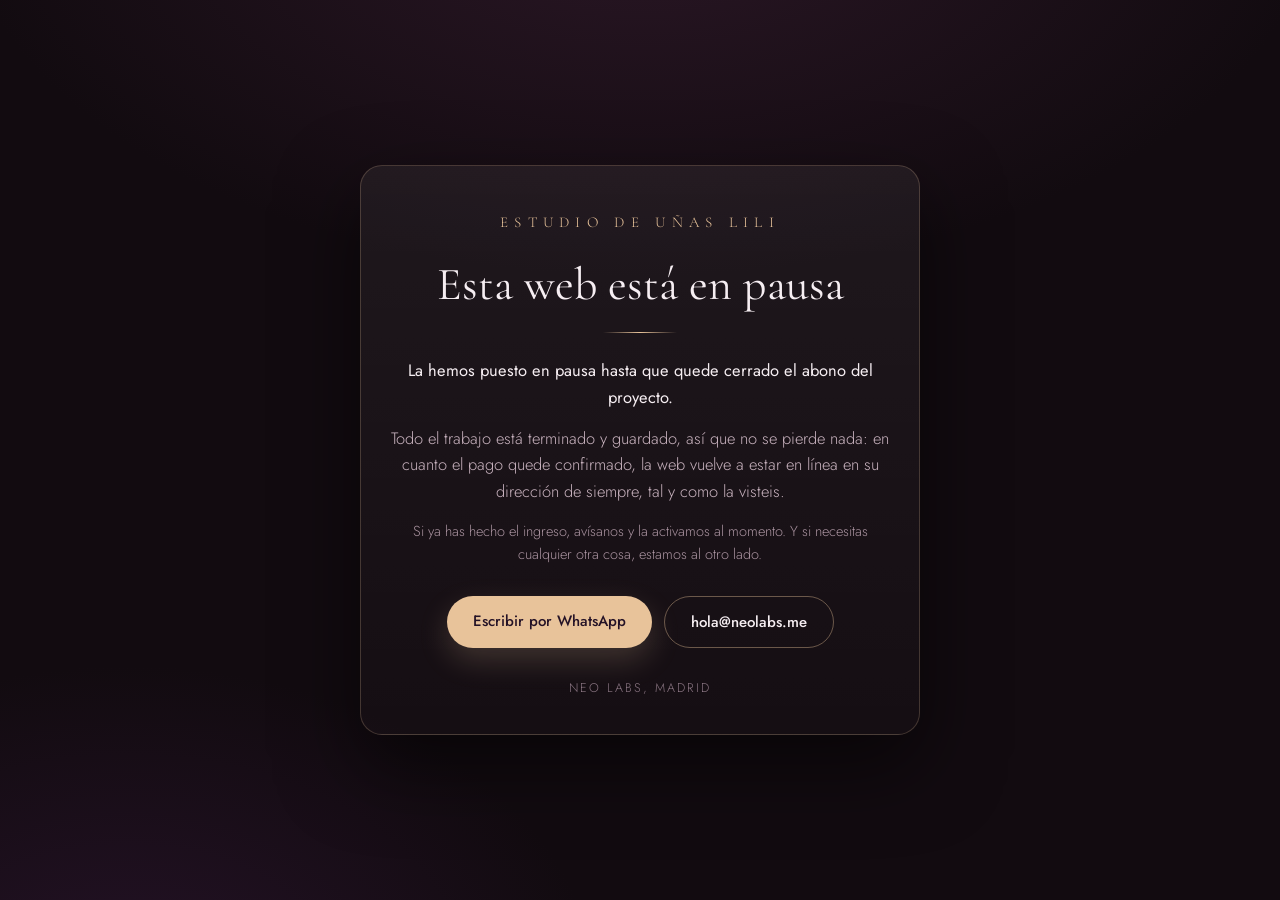
<file: index.html>
<!DOCTYPE html>
<html lang="es">
<head>
<meta charset="utf-8">
<meta name="viewport" content="width=device-width, initial-scale=1.0, viewport-fit=cover">
<title>Estudio de uñas Lili</title>
<meta name="robots" content="noindex, nofollow">
<meta name="theme-color" content="#120b10">
<link rel="preconnect" href="https://fonts.googleapis.com">
<link rel="preconnect" href="https://fonts.gstatic.com" crossorigin>
<link href="https://fonts.googleapis.com/css2?family=Cormorant+Garamond:ital,wght@0,300;0,400;0,600;1,400&family=Jost:wght@300;400;500;600&display=swap" rel="stylesheet">
<link rel="icon" href="data:image/svg+xml,<svg xmlns='http://www.w3.org/2000/svg' viewBox='0 0 100 100'><text y='.9em' font-size='90'>💅</text></svg>">
<style>
  :root{ --tinta:#f6eef2; --suave:#c9b3bf; --oro:#e8c39a; --fondo:#120b10; }
  *{ box-sizing:border-box; }
  html,body{ height:100%; }
  body{
    margin:0; color:var(--tinta); font-weight:300;
    font-family:"Jost",system-ui,-apple-system,"Segoe UI",sans-serif;
    background:
      radial-gradient(1100px 620px at 50% -12%, #2b1726 0%, rgba(18,11,16,0) 62%),
      radial-gradient(780px 540px at 10% 110%, #241226 0%, rgba(18,11,16,0) 60%),
      var(--fondo);
    display:flex; align-items:center; justify-content:center;
    padding:28px 20px calc(28px + env(safe-area-inset-bottom));
    -webkit-font-smoothing:antialiased;
  }
  .tarjeta{
    width:100%; max-width:560px; text-align:center;
    background:linear-gradient(180deg, rgba(255,255,255,.055), rgba(255,255,255,.015));
    border:1px solid rgba(232,195,154,.22); border-radius:22px;
    padding:44px 30px 36px; box-shadow:0 30px 80px rgba(0,0,0,.55);
  }
  .monograma{
    margin:0 0 26px; color:var(--oro); font-family:"Cormorant Garamond",serif;
    font-size:15px; letter-spacing:.42em; text-transform:uppercase;
  }
  h1{
    margin:0; font-family:"Cormorant Garamond",serif; font-weight:400;
    font-size:clamp(34px,9vw,46px); line-height:1.08;
  }
  .filete{ width:74px; height:1px; margin:22px auto 24px;
    background:linear-gradient(90deg,transparent,var(--oro),transparent); }
  p{ margin:0 0 14px; font-size:16.5px; line-height:1.62; color:var(--suave); }
  p.fuerte{ color:var(--tinta); font-weight:400; }
  .aviso{ font-size:14.5px; color:#a9929f; }
  .botones{ margin-top:30px; display:flex; gap:12px; justify-content:center; flex-wrap:wrap; }
  a.boton{
    display:inline-block; padding:14px 26px; border-radius:999px; text-decoration:none;
    font-size:15px; font-weight:500; transition:transform .18s ease, box-shadow .18s ease;
  }
  a.whats{ background:var(--oro); color:#241226; box-shadow:0 12px 30px rgba(232,195,154,.20); }
  a.correo{ border:1px solid rgba(232,195,154,.4); color:var(--tinta); }
  a.boton:hover{ transform:translateY(-2px); }
  .pie{ margin:30px 0 0; font-size:12.5px; letter-spacing:.16em; text-transform:uppercase; color:#8b7683; }
</style>
</head>
<body>
  <main class="tarjeta">
    <p class="monograma">Estudio de uñas Lili</p>
    <h1>Esta web está en pausa</h1>
    <div class="filete"></div>
    <p class="fuerte">La hemos puesto en pausa hasta que quede cerrado el abono del proyecto.</p>
    <p>Todo el trabajo está terminado y guardado, así que no se pierde nada: en cuanto el pago quede confirmado, la web vuelve a estar en línea en su dirección de siempre, tal y como la visteis.</p>
    <p class="aviso">Si ya has hecho el ingreso, avísanos y la activamos al momento. Y si necesitas cualquier otra cosa, estamos al otro lado.</p>
    <div class="botones">
      <a class="boton whats" href="https://wa.me/34658237988">Escribir por WhatsApp</a>
      <a class="boton correo" href="mailto:hola@neolabs.me">hola@neolabs.me</a>
    </div>
    <p class="pie">NEO Labs, Madrid</p>
  </main>
</body>
</html>
</file>
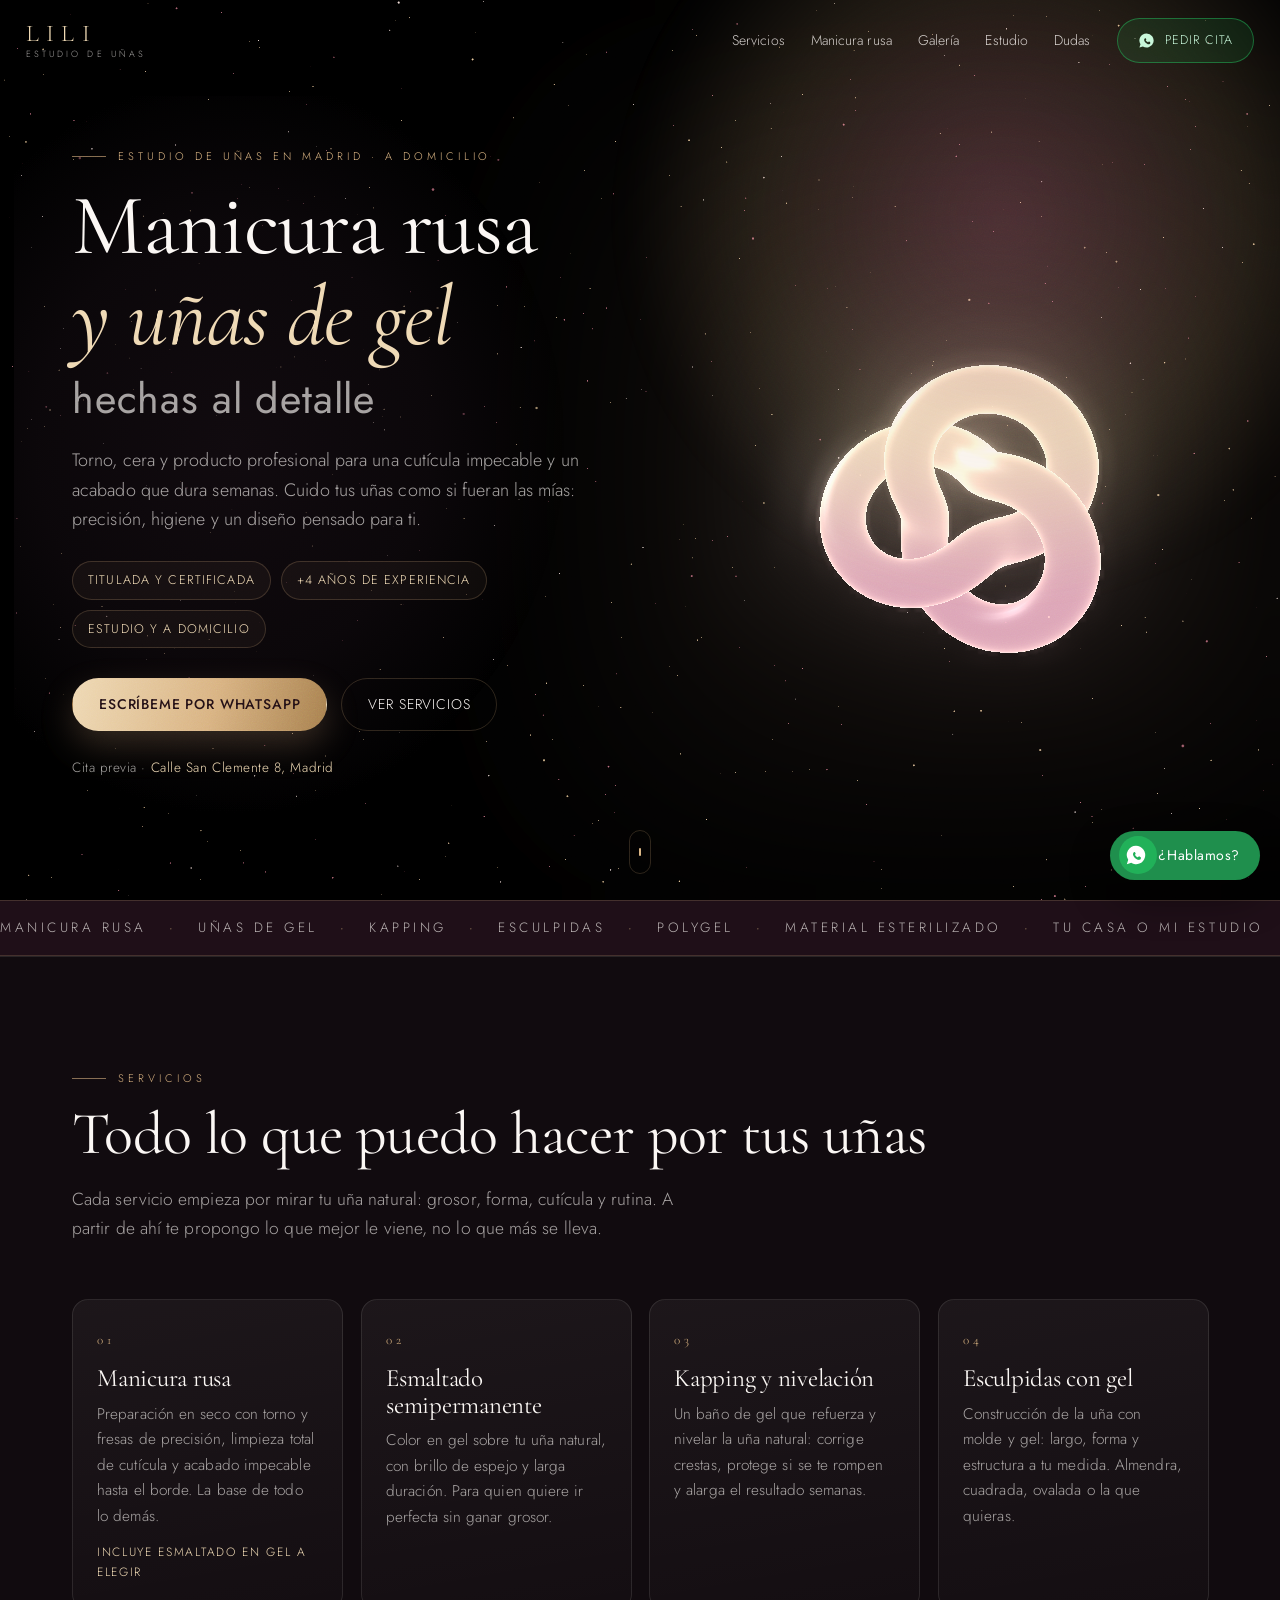
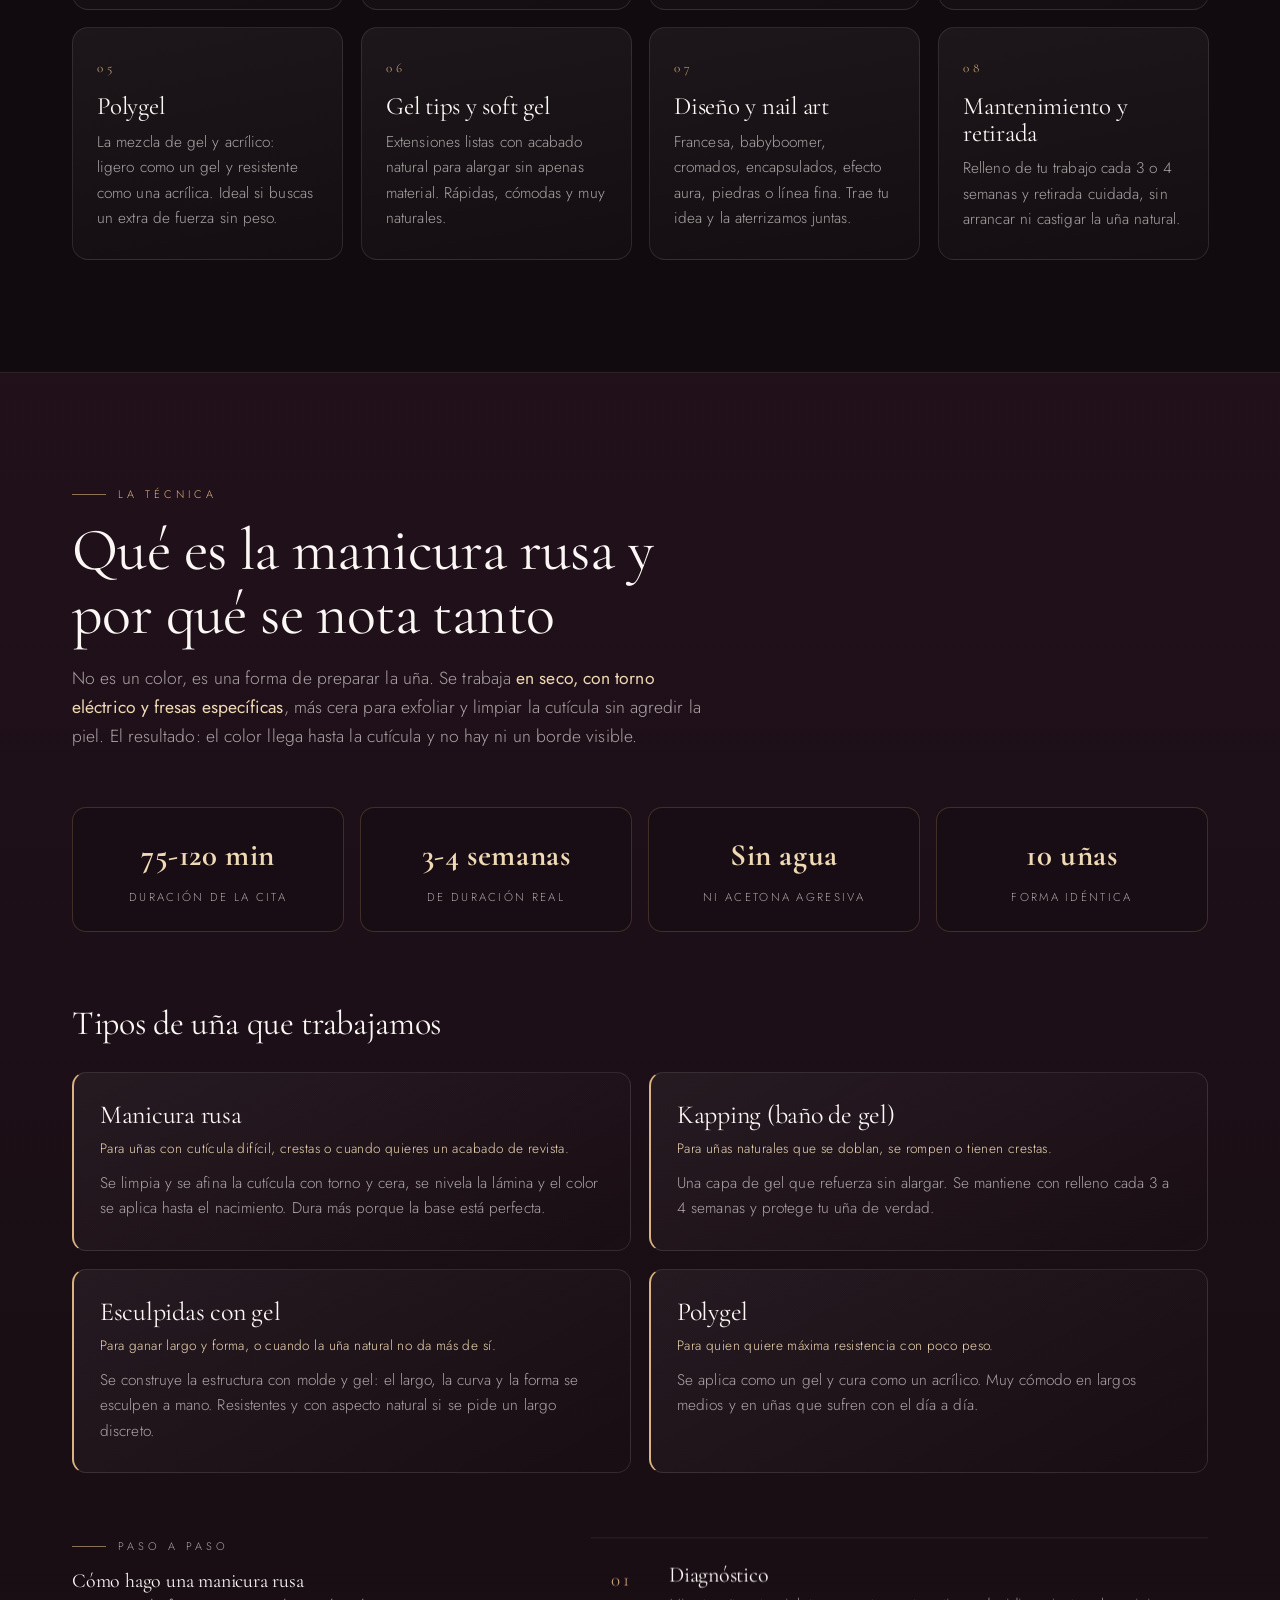
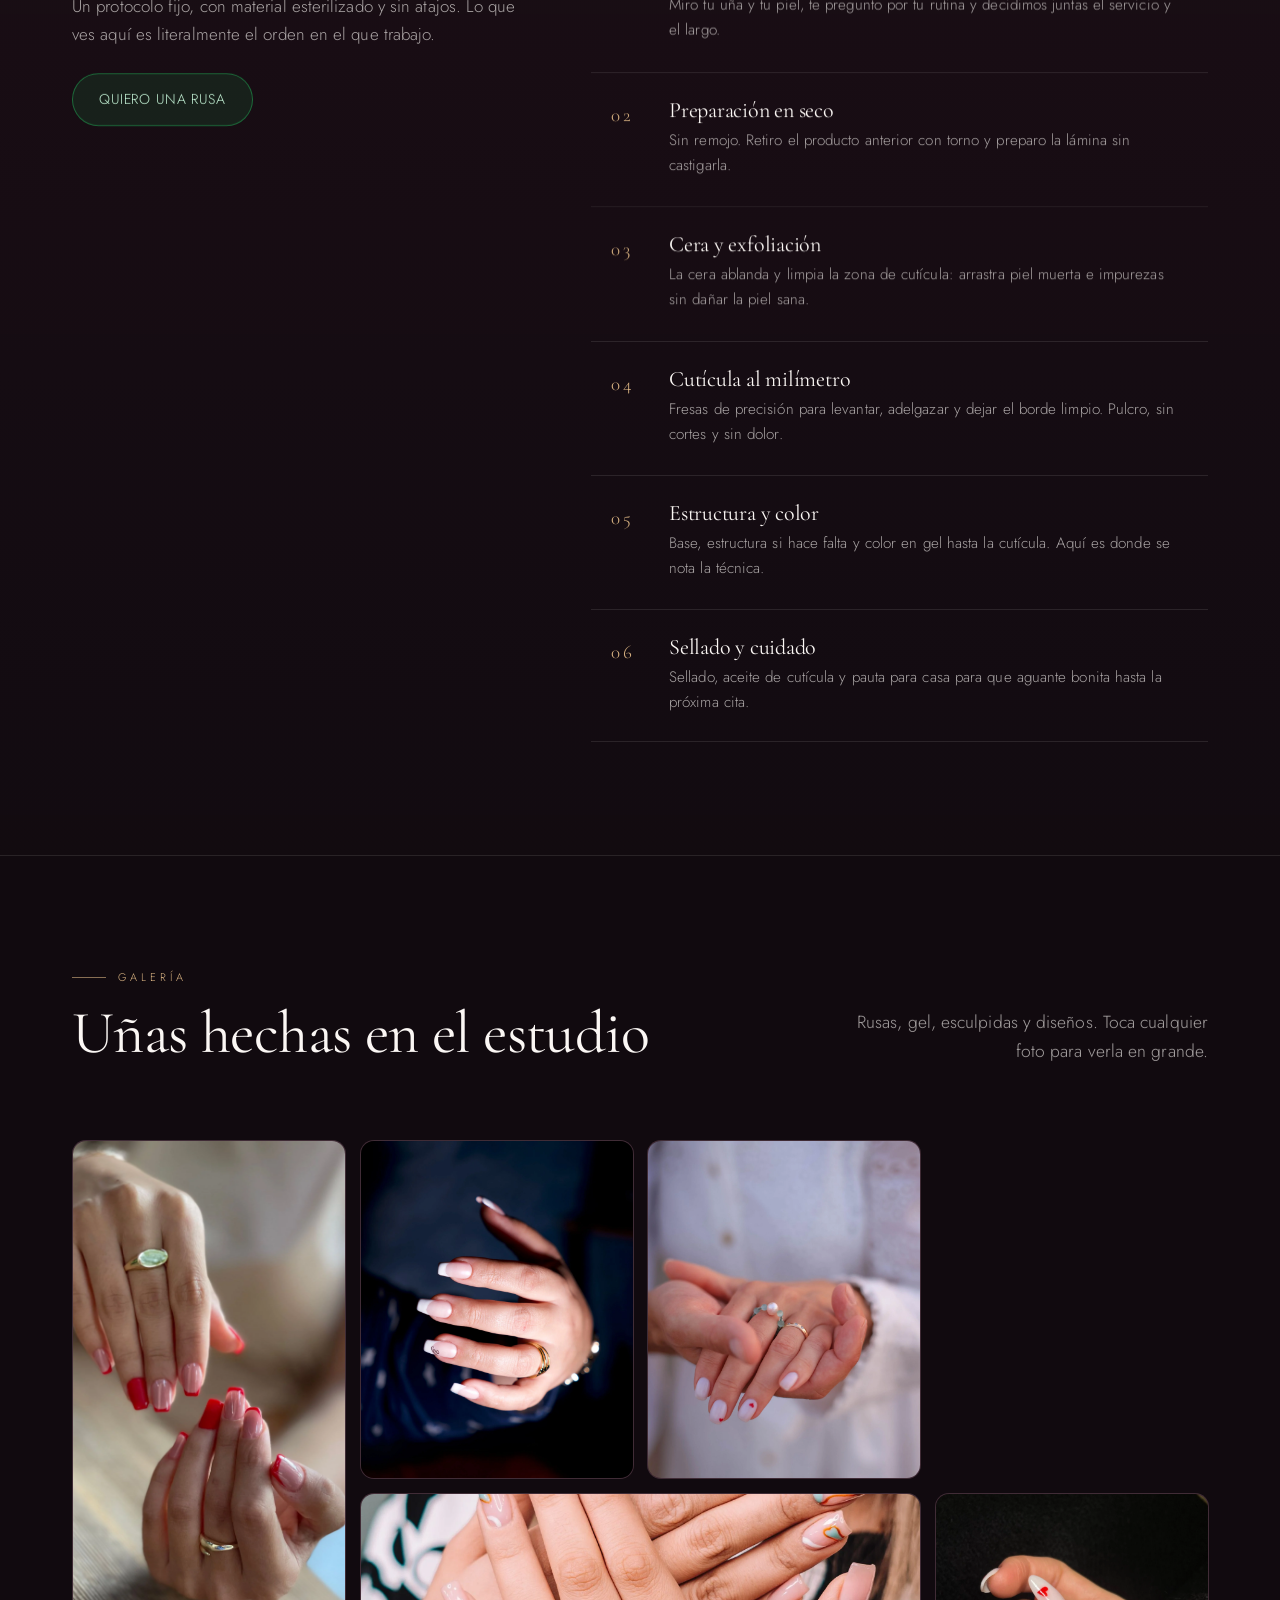
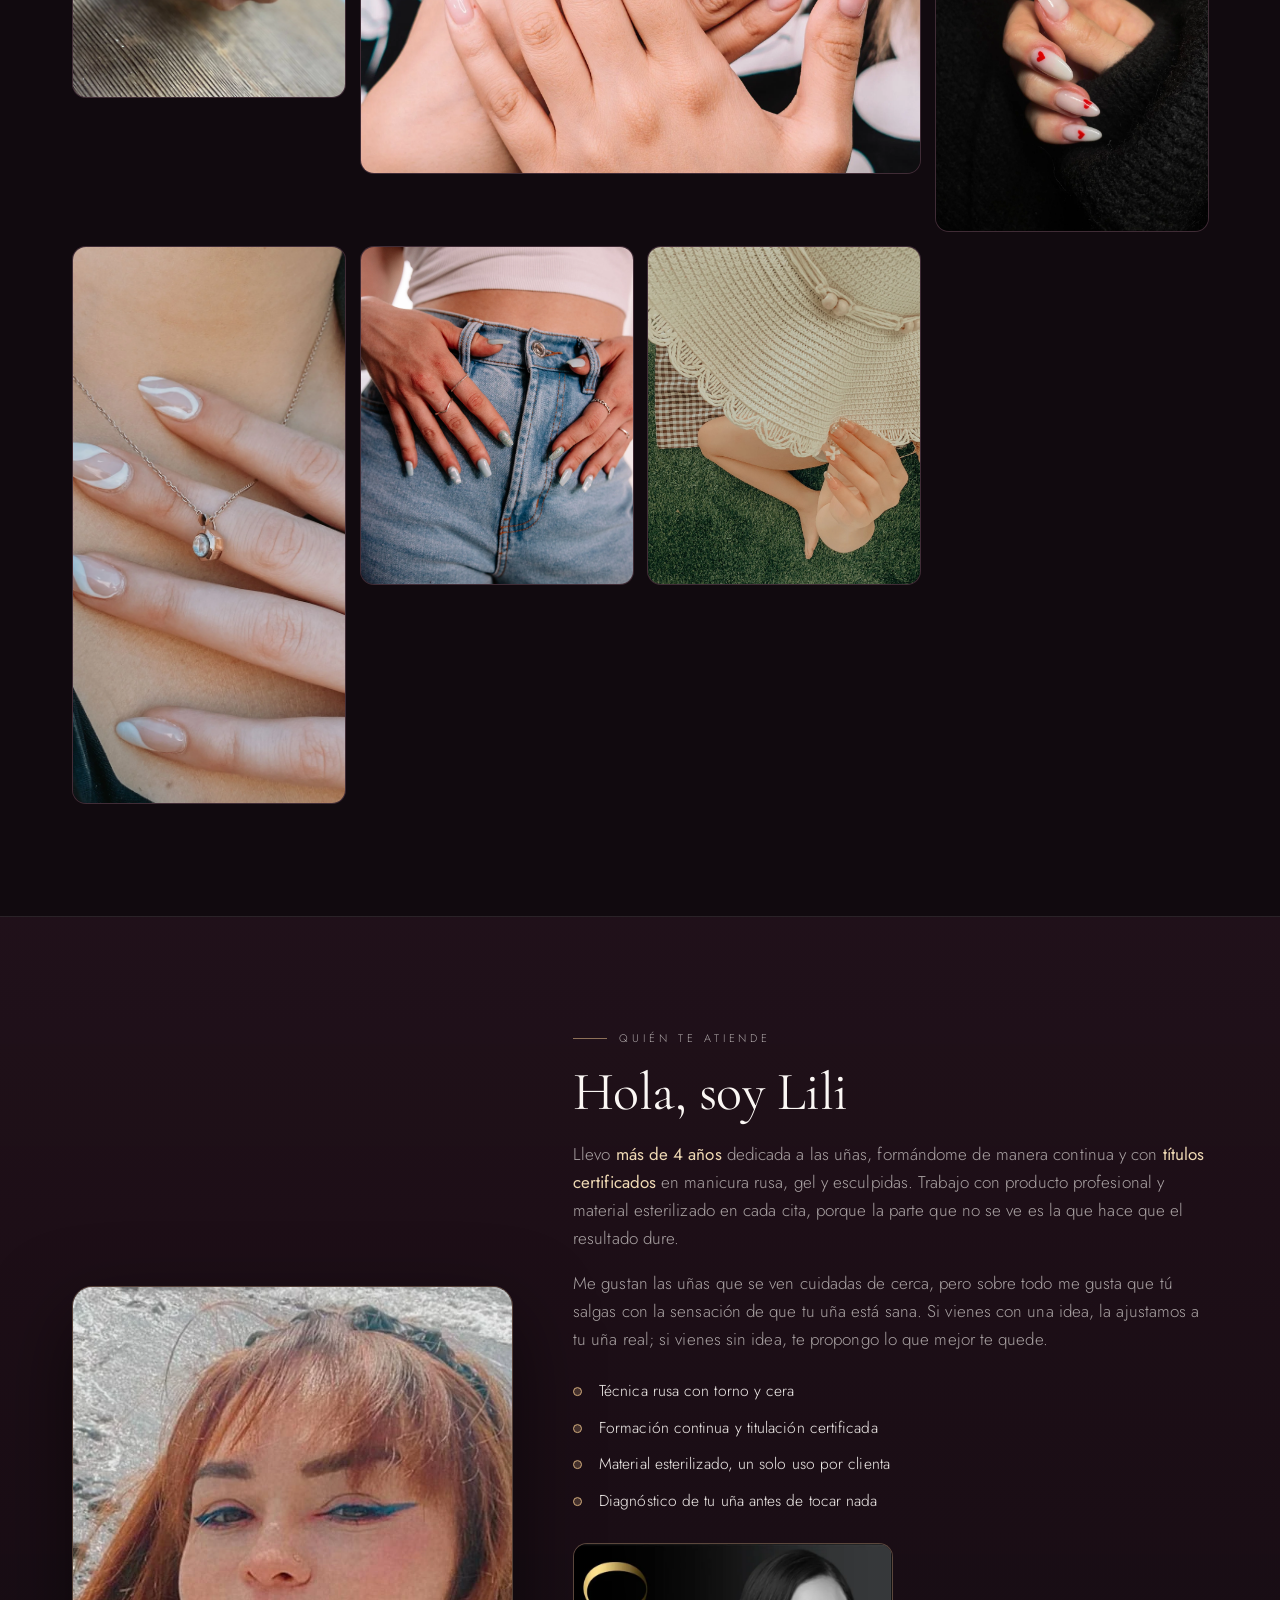
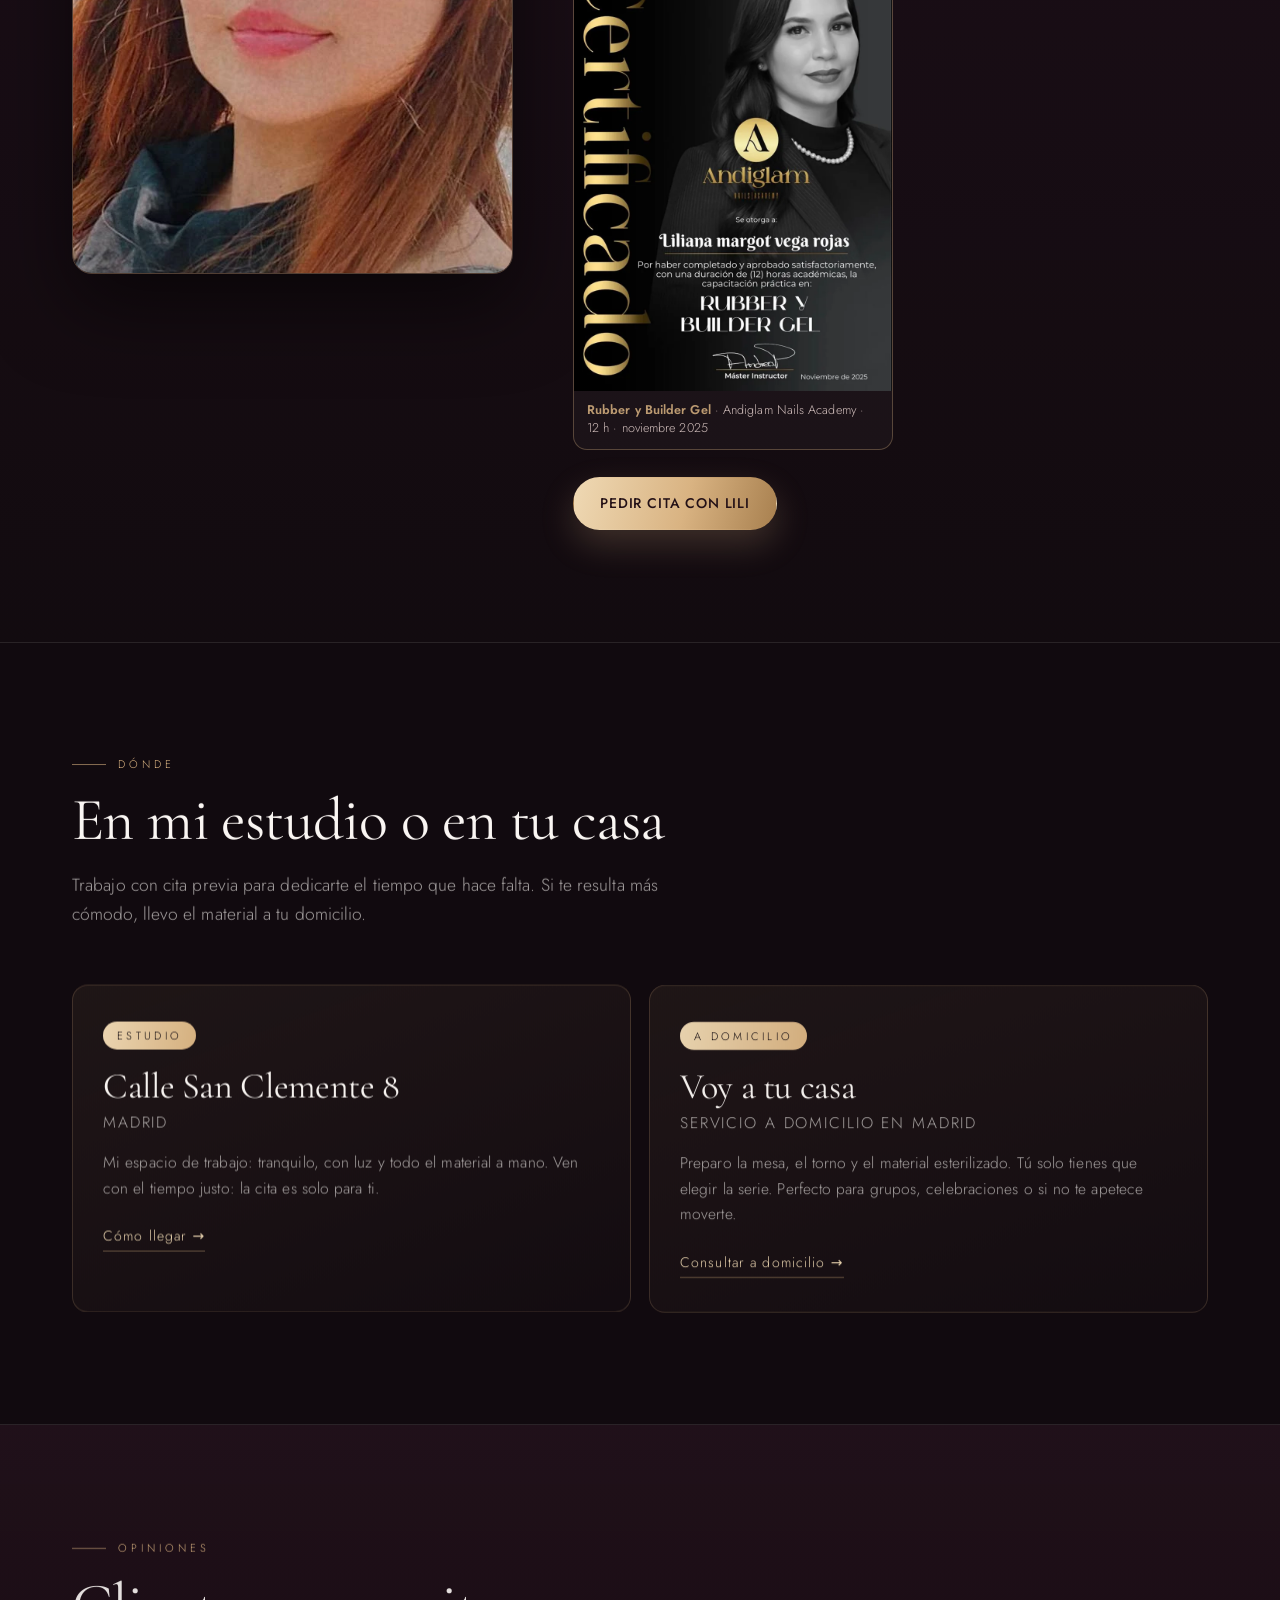
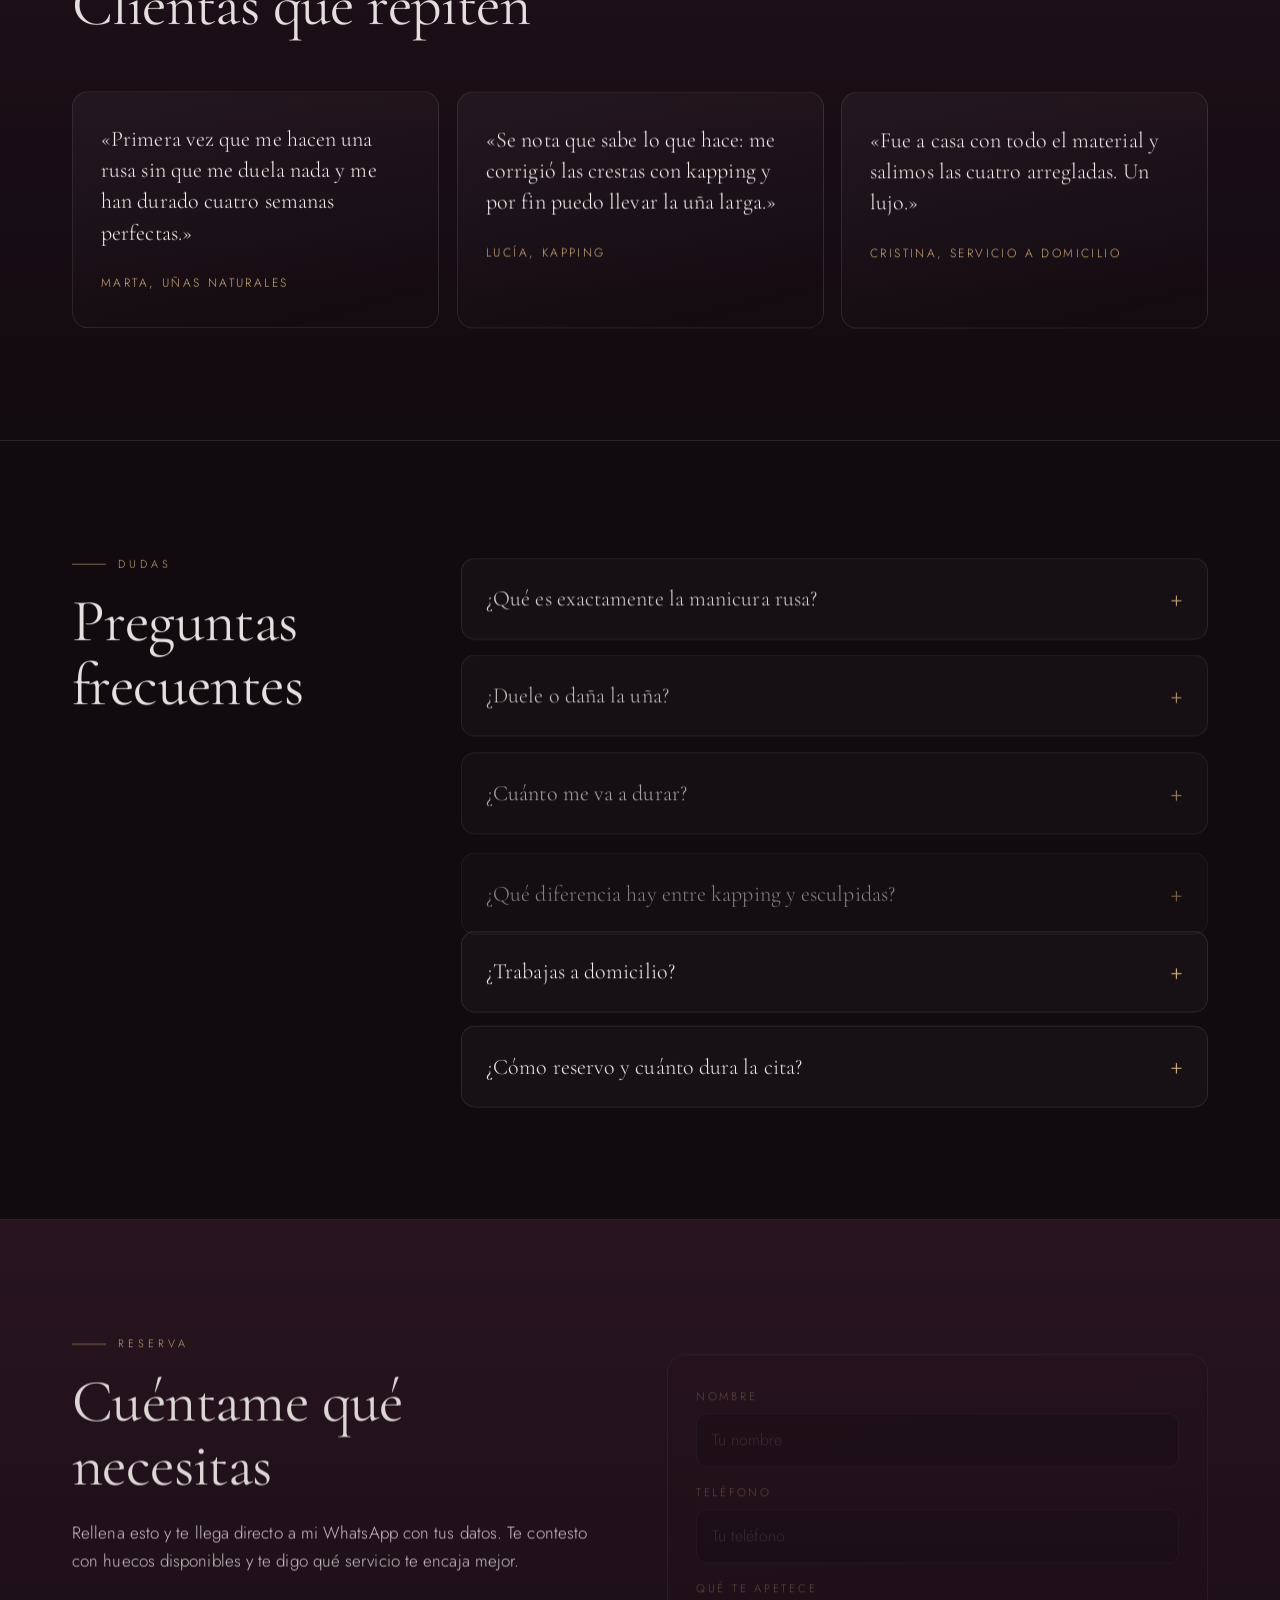
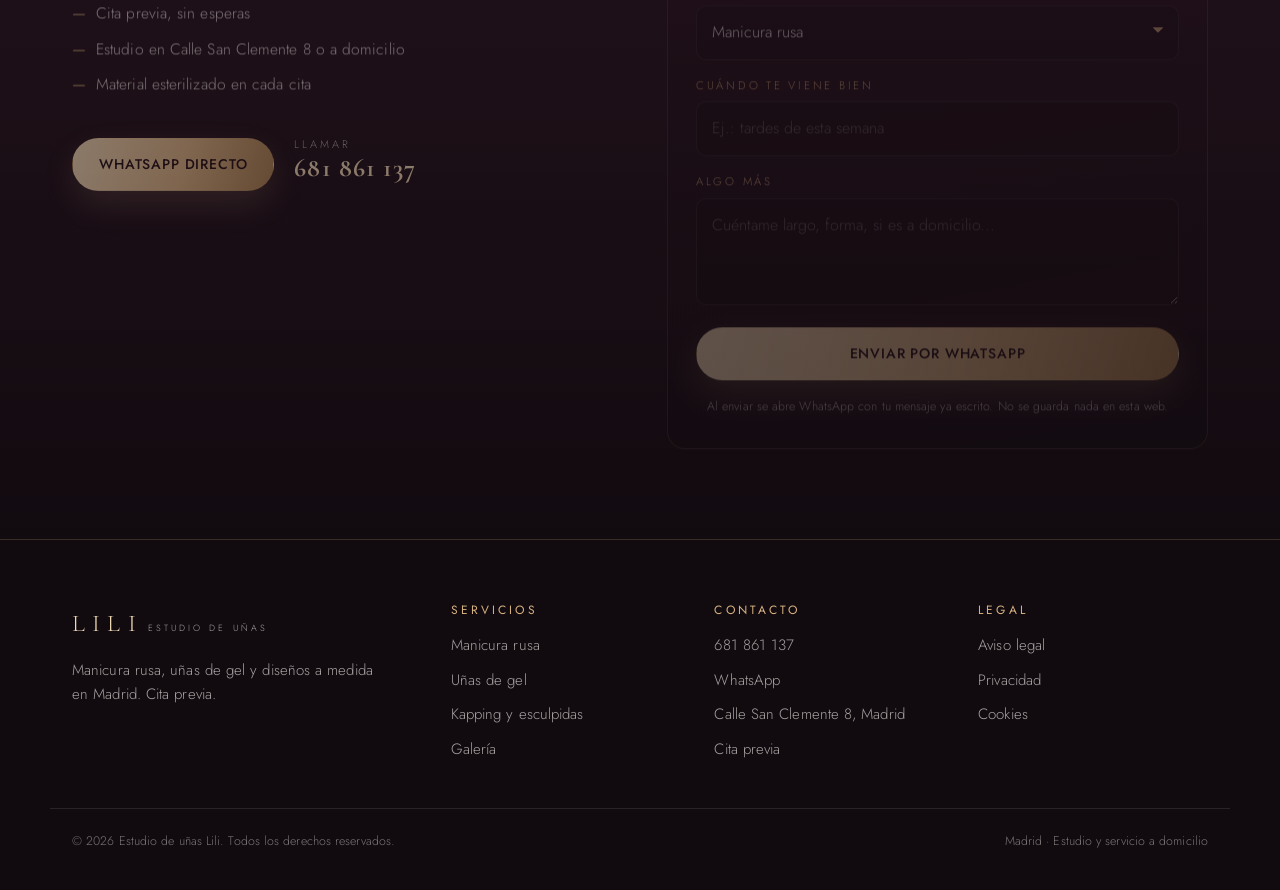
<file: estudio/index.html>
<!DOCTYPE html>
<html lang="es">
<head>
<meta charset="utf-8">
<meta name="viewport" content="width=device-width, initial-scale=1.0, maximum-scale=1.0, user-scalable=no, viewport-fit=cover">
<title>Estudio de uñas Lili | Manicura rusa y uñas de gel en Madrid</title>
<meta name="description" content="Estudio de uñas Lili en Madrid: manicura rusa con torno y cera, uñas de gel, kapping, esculpidas y polygel. Titulada y con más de 4 años de experiencia. En estudio (Calle San Clemente 8) o a domicilio.">
<meta name="theme-color" content="#120b10">
<meta property="og:title" content="Estudio de uñas Lili | Manicura rusa y uñas de gel en Madrid">
<meta property="og:description" content="Manicura rusa con torno y cera, uñas de gel y diseños a medida. En estudio o a domicilio en Madrid.">
<meta property="og:type" content="business.business">
<link rel="preconnect" href="https://fonts.googleapis.com">
<link rel="preconnect" href="https://fonts.gstatic.com" crossorigin>
<link href="https://fonts.googleapis.com/css2?family=Cormorant+Garamond:ital,wght@0,300;0,400;0,600;1,400&family=Jost:wght@300;400;500;600&display=swap" rel="stylesheet">
<link rel="stylesheet" href="styles.css">
<link rel="icon" href="data:image/svg+xml,<svg xmlns='http://www.w3.org/2000/svg' viewBox='0 0 100 100'><text y='.9em' font-size='90'>💅</text></svg>">
<script type="application/ld+json">
{
  "@context": "https://schema.org",
  "@type": "NailSalon",
  "name": "Estudio de uñas Lili",
  "description": "Estudio de manicura en Madrid especializado en manicura rusa con torno y cera, uñas de gel, kapping, esculpidas y polygel. Servicio en estudio y a domicilio.",
  "image": "https://neolabs-clientes.github.io/estudiolili/assets/og-lili.jpg",
  "url": "https://neolabs-clientes.github.io/estudiolili/",
  "hasMap": "https://www.google.com/maps/search/?api=1&query=Estudio+de+u%C3%B1as+Lili+Calle+San+Clemente+8+Madrid",
  "telephone": "+34681861137",
  "address": {
    "@type": "PostalAddress",
    "streetAddress": "Calle San Clemente 8",
    "addressLocality": "Madrid",
    "addressRegion": "Madrid",
    "addressCountry": "ES"
  },
  "areaServed": { "@type": "City", "name": "Madrid" },
  "priceRange": "€€",
  "makesOffer": [
    { "@type": "Offer", "itemOffered": { "@type": "Service", "name": "Manicura rusa con torno y cera" } },
    { "@type": "Offer", "itemOffered": { "@type": "Service", "name": "Uñas de gel y semipermanente" } },
    { "@type": "Offer", "itemOffered": { "@type": "Service", "name": "Kapping y esculpidas con gel" } },
    { "@type": "Offer", "itemOffered": { "@type": "Service", "name": "Polygel y gel tips" } }
  ]
}
</script>
  <link rel="canonical" href="https://neolabs-clientes.github.io/estudiolili/">
  <meta name="robots" content="index, follow, max-image-preview:large">
  <meta name="author" content="Estudio de uñas Lili">
  <meta name="geo.region" content="ES-MD">
  <meta name="geo.placename" content="Madrid">
  <meta property="og:url" content="https://neolabs-clientes.github.io/estudiolili/">
  <meta property="og:locale" content="es_ES">
  <meta property="og:site_name" content="Estudio de uñas Lili">
  <meta property="og:image" content="https://neolabs-clientes.github.io/estudiolili/assets/og-lili.jpg">
  <meta property="og:image:width" content="1200">
  <meta property="og:image:height" content="630">
  <meta property="og:image:alt" content="Estudio de uñas Lili, manicura rusa y uñas de gel en Madrid">
  <meta name="twitter:card" content="summary_large_image">
  <meta name="twitter:title" content="Estudio de uñas Lili | Manicura rusa y uñas de gel en Madrid">
  <meta name="twitter:description" content="Manicura rusa con torno y cera, uñas de gel, kapping, esculpidas y polygel. En estudio o a domicilio en Madrid.">
  <meta name="twitter:image" content="https://neolabs-clientes.github.io/estudiolili/assets/og-lili.jpg">
</head>
<body class="is-loading">
<div class="grain" aria-hidden="true"></div>

<!-- ================= PRELOADER ================= -->
<div class="loader" id="loader" aria-hidden="true">
  <div class="loader__inner">
    <span class="loader__mark">LILI</span>
    <span class="loader__sub">estudio de uñas</span>
    <span class="loader__bar"><i></i></span>
  </div>
</div>

<!-- ================= NAV ================= -->
<header class="nav" id="nav">
  <a class="nav__logo" href="#top" aria-label="Estudio de uñas Lili, inicio">
    <span class="nav__logo-main">LILI</span>
    <span class="nav__logo-sub">estudio de uñas</span>
  </a>
  <nav class="nav__links" aria-label="Navegación principal">
    <a href="#servicios">Servicios</a>
    <a href="#rusa">Manicura rusa</a>
    <a href="#galeria">Galería</a>
    <a href="#estudio">Estudio</a>
    <a href="#faq">Dudas</a>
  </nav>
  <a class="btn btn--wa nav__cta" data-wa="Hola Lili, me gustaría pedir cita." href="#reserva">
    <svg viewBox="0 0 24 24" aria-hidden="true"><path d="M12 2a10 10 0 0 0-8.5 15.3L2 22l4.8-1.5A10 10 0 1 0 12 2Zm5.3 14.1c-.2.6-1.3 1.2-1.8 1.2-.5.1-1 .1-1.7-.1-.9-.3-2-.9-3-1.9s-1.6-2.1-1.9-3c-.2-.7-.2-1.2-.1-1.7.1-.5.7-1.6 1.2-1.8.3-.1.7-.1.9.1.2.2.7 1.2.7 1.4.1.2 0 .4-.1.6-.1.2-.3.4-.4.5-.1.2-.2.3-.1.5.3.6.8 1.2 1.3 1.6.5.4 1 .7 1.6.9.2.1.4 0 .5-.1.2-.2.4-.5.6-.7.2-.2.4-.2.6-.1.2.1 1.2.6 1.4.7.2.1.3.4.2.7Z"/></svg>
    <span>Pedir cita</span>
  </a>
</header>

<main id="top">

<!-- ================= HERO ================= -->
<section class="hero">
  <div class="hero__bg" aria-hidden="true">
    <div class="gl-fallback"></div>
    <canvas id="gl"></canvas>
  </div>
  <div class="hero__glow" aria-hidden="true"></div>
  <div class="wrap hero__wrap">
    <div class="hero__copy">
      <p class="kicker reveal">Estudio de uñas en Madrid · a domicilio</p>
      <h1 class="hero__title reveal">
        Manicura rusa
        <em>y uñas de gel</em>
        <span class="hero__title-line">hechas al detalle</span>
      </h1>
      <p class="hero__text reveal">
        Torno, cera y producto profesional para una cutícula impecable y un acabado que dura semanas.
        Cuido tus uñas como si fueran las mías: precisión, higiene y un diseño pensado para ti.
      </p>
      <ul class="chips reveal">
        <li>Titulada y certificada</li>
        <li>+4 años de experiencia</li>
        <li>Estudio y a domicilio</li>
      </ul>
      <div class="hero__actions reveal">
        <a class="btn btn--gold" data-wa="Hola Lili, quería información para hacerme las uñas." href="#reserva">Escríbeme por WhatsApp</a>
        <a class="btn btn--ghost" href="#servicios">Ver servicios</a>
      </div>
      <p class="hero__note reveal">Cita previa · <span class="nw">Calle San Clemente 8, Madrid</span></p>
    </div>

  </div>
  <a class="hero__scroll" href="#servicios" aria-label="Bajar"><span></span></a>
</section>

<!-- ================= MARQUEE ================= -->
<div class="marquee" aria-hidden="true">
  <div class="marquee__track">
    <span>Manicura rusa</span><i>·</i><span>Uñas de gel</span><i>·</i><span>Kapping</span><i>·</i><span>Esculpidas</span><i>·</i><span>Polygel</span><i>·</i><span>Material esterilizado</span><i>·</i><span>Tu casa o mi estudio</span><i>·</i>
    <span>Manicura rusa</span><i>·</i><span>Uñas de gel</span><i>·</i><span>Kapping</span><i>·</i><span>Esculpidas</span><i>·</i><span>Polygel</span><i>·</i><span>Material esterilizado</span><i>·</i><span>Tu casa o mi estudio</span><i>·</i>
  </div>
</div>
<!-- ================= SERVICIOS ================= -->
<section class="section" id="servicios">
  <div class="wrap">
    <header class="shead">
      <p class="kicker reveal">Servicios</p>
      <h2 class="reveal">Todo lo que puedo hacer por tus uñas</h2>
      <p class="shead__text reveal">Cada servicio empieza por mirar tu uña natural: grosor, forma, cutícula y rutina. A partir de ahí te propongo lo que mejor le viene, no lo que más se lleva.</p>
    </header>

    <div class="cards">
      <article class="card reveal">
        <span class="card__num">01</span>
        <h3>Manicura rusa</h3>
        <p>Preparación en seco con torno y fresas de precisión, limpieza total de cutícula y acabado impecable hasta el borde. La base de todo lo demás.</p>
        <p class="card__meta">Incluye esmaltado en gel a elegir</p>
      </article>
      <article class="card reveal">
        <span class="card__num">02</span>
        <h3>Esmaltado semipermanente</h3>
        <p>Color en gel sobre tu uña natural, con brillo de espejo y larga duración. Para quien quiere ir perfecta sin ganar grosor.</p>
      </article>
      <article class="card reveal">
        <span class="card__num">03</span>
        <h3>Kapping y nivelación</h3>
        <p>Un baño de gel que refuerza y nivelar la uña natural: corrige crestas, protege si se te rompen y alarga el resultado semanas.</p>
      </article>
      <article class="card reveal">
        <span class="card__num">04</span>
        <h3>Esculpidas con gel</h3>
        <p>Construcción de la uña con molde y gel: largo, forma y estructura a tu medida. Almendra, cuadrada, ovalada o la que quieras.</p>
      </article>
      <article class="card reveal">
        <span class="card__num">05</span>
        <h3>Polygel</h3>
        <p>La mezcla de gel y acrílico: ligero como un gel y resistente como una acrílica. Ideal si buscas un extra de fuerza sin peso.</p>
      </article>
      <article class="card reveal">
        <span class="card__num">06</span>
        <h3>Gel tips y soft gel</h3>
        <p>Extensiones listas con acabado natural para alargar sin apenas material. Rápidas, cómodas y muy naturales.</p>
      </article>
      <article class="card reveal">
        <span class="card__num">07</span>
        <h3>Diseño y nail art</h3>
        <p>Francesa, babyboomer, cromados, encapsulados, efecto aura, piedras o línea fina. Trae tu idea y la aterrizamos juntas.</p>
      </article>
      <article class="card reveal">
        <span class="card__num">08</span>
        <h3>Mantenimiento y retirada</h3>
        <p>Relleno de tu trabajo cada 3 o 4 semanas y retirada cuidada, sin arrancar ni castigar la uña natural.</p>
      </article>
    </div>
  </div>
</section>

<!-- ================= MANICURA RUSA: TIPOS + PROCESO ================= -->
<section class="section section--deep" id="rusa">
  <div class="wrap">
    <header class="shead">
      <p class="kicker reveal">La técnica</p>
      <h2 class="reveal">Qué es la manicura rusa y<br>por qué se nota tanto</h2>
      <p class="shead__text reveal">No es un color, es una forma de preparar la uña. Se trabaja <strong>en seco, con torno eléctrico y fresas específicas</strong>, más cera para exfoliar y limpiar la cutícula sin agredir la piel. El resultado: el color llega hasta la cutícula y no hay ni un borde visible.</p>
    </header>

    <div class="coins reveal">
      <div class="coin"><b>75-120 min</b><span>Duración de la cita</span></div>
      <div class="coin"><b>3-4 semanas</b><span>De duración real</span></div>
      <div class="coin"><b>Sin agua</b><span>Ni acetona agresiva</span></div>
      <div class="coin"><b>10 uñas</b><span>Forma idéntica</span></div>
    </div>

    <h3 class="subhead reveal">Tipos de uña que trabajamos</h3>
    <div class="types">
      <article class="type reveal">
        <h4>Manicura rusa</h4>
        <p class="type__for">Para uñas con cutícula difícil, crestas o cuando quieres un acabado de revista.</p>
        <p>Se limpia y se afina la cutícula con torno y cera, se nivela la lámina y el color se aplica hasta el nacimiento. Dura más porque la base está perfecta.</p>
      </article>
      <article class="type reveal">
        <h4>Kapping (baño de gel)</h4>
        <p class="type__for">Para uñas naturales que se doblan, se rompen o tienen crestas.</p>
        <p>Una capa de gel que refuerza sin alargar. Se mantiene con relleno cada 3 a 4 semanas y protege tu uña de verdad.</p>
      </article>
      <article class="type reveal">
        <h4>Esculpidas con gel</h4>
        <p class="type__for">Para ganar largo y forma, o cuando la uña natural no da más de sí.</p>
        <p>Se construye la estructura con molde y gel: el largo, la curva y la forma se esculpen a mano. Resistentes y con aspecto natural si se pide un largo discreto.</p>
      </article>
      <article class="type reveal">
        <h4>Polygel</h4>
        <p class="type__for">Para quien quiere máxima resistencia con poco peso.</p>
        <p>Se aplica como un gel y cura como un acrílico. Muy cómodo en largos medios y en uñas que sufren con el día a día.</p>
      </article>
    </div>

    <div class="process">
      <div class="process__intro">
        <p class="kicker reveal">Paso a paso</p>
        <h3 class="reveal">Cómo hago una manicura rusa</h3>
        <p class="reveal">Un protocolo fijo, con material esterilizado y sin atajos. Lo que ves aquí es literalmente el orden en el que trabajo.</p>
        <a class="btn btn--wa reveal" data-wa="Hola Lili, me interesa la manicura rusa. ¿Tienes hueco?" href="#reserva">Quiero una rusa</a>
      </div>
      <ol class="steps">
        <li class="step reveal"><span>01</span><h4>Diagnóstico</h4><p>Miro tu uña y tu piel, te pregunto por tu rutina y decidimos juntas el servicio y el largo.</p></li>
        <li class="step reveal"><span>02</span><h4>Preparación en seco</h4><p>Sin remojo. Retiro el producto anterior con torno y preparo la lámina sin castigarla.</p></li>
        <li class="step reveal"><span>03</span><h4>Cera y exfoliación</h4><p>La cera ablanda y limpia la zona de cutícula: arrastra piel muerta e impurezas sin dañar la piel sana.</p></li>
        <li class="step reveal"><span>04</span><h4>Cutícula al milímetro</h4><p>Fresas de precisión para levantar, adelgazar y dejar el borde limpio. Pulcro, sin cortes y sin dolor.</p></li>
        <li class="step reveal"><span>05</span><h4>Estructura y color</h4><p>Base, estructura si hace falta y color en gel hasta la cutícula. Aquí es donde se nota la técnica.</p></li>
        <li class="step reveal"><span>06</span><h4>Sellado y cuidado</h4><p>Sellado, aceite de cutícula y pauta para casa para que aguante bonita hasta la próxima cita.</p></li>
      </ol>
    </div>
  </div>
</section>
<!-- ================= GALERÍA ================= -->
<section class="section" id="galeria">
  <div class="wrap">
    <header class="shead shead--row">
      <div>
        <p class="kicker reveal">Galería</p>
        <h2 class="reveal">Uñas hechas en el estudio</h2>
      </div>
      <p class="shead__text reveal">Rusas, gel, esculpidas y diseños. Toca cualquier foto para verla en grande.</p>
    </header>

    <div class="gallery">
      <a class="shot shot--tall reveal" href="assets/fotos/gal-01.jpg" data-full="assets/fotos/gal-01.jpg"><img src="assets/fotos/gal-01.webp" alt="Manicura en rojo con anillos dorados" loading="lazy" decoding="async"><span class="shot__tag">Rojo clásico</span></a>
      <a class="shot reveal" href="assets/fotos/gal-02.jpg" data-full="assets/fotos/gal-02.jpg"><img src="assets/fotos/gal-02.webp" alt="Uñas con francesa y acabado natural" loading="lazy" decoding="async"><span class="shot__tag">Francesa</span></a>
      <a class="shot reveal" href="assets/fotos/gal-03.jpg" data-full="assets/fotos/gal-03.jpg"><img src="assets/fotos/gal-03.webp" alt="Manicura con anillo de perla" loading="lazy" decoding="async"><span class="shot__tag">Nude perlado</span></a>
      <a class="shot shot--wide reveal" href="assets/fotos/gal-04.jpg" data-full="assets/fotos/gal-04.jpg"><img src="assets/fotos/gal-04.webp" alt="Manos con uñas decoradas y pulsera" loading="lazy" decoding="async"><span class="shot__tag">Nail art</span></a>
      <a class="shot reveal" href="assets/fotos/gal-05.jpg" data-full="assets/fotos/gal-05.jpg"><img src="assets/fotos/gal-05.webp" alt="Uñas blancas con detalles rojos" loading="lazy" decoding="async"><span class="shot__tag">Blanco y rojo</span></a>
      <a class="shot shot--tall reveal" href="assets/fotos/gal-06.jpg" data-full="assets/fotos/gal-06.jpg"><img src="assets/fotos/gal-06.webp" alt="Manicura larga con colgante" loading="lazy" decoding="async"><span class="shot__tag">Largo almendra</span></a>
      <a class="shot reveal" href="assets/fotos/gal-07.jpg" data-full="assets/fotos/gal-07.jpg"><img src="assets/fotos/gal-07.webp" alt="Manos con manicura sobre vaquero" loading="lazy" decoding="async"><span class="shot__tag">Tonos tierra</span></a>
      <a class="shot reveal" href="assets/fotos/gal-08.jpg" data-full="assets/fotos/gal-08.jpg"><img src="assets/fotos/gal-08.webp" alt="Uñas decoradas en exterior" loading="lazy" decoding="async"><span class="shot__tag">Verano</span></a>
    </div>
  </div>
</section>

<!-- ================= SOBRE LILI ================= -->
<section class="section section--deep" id="lili">
  <div class="wrap about">
    <figure class="about__figure reveal">
      <img src="assets/lili.webp" alt="Lili, nail artist titulada en Madrid" width="576" height="1280" loading="lazy" decoding="async">
    </figure>
    <div class="about__copy">
      <p class="kicker reveal">Quién te atiende</p>
      <h2 class="reveal">Hola, soy Lili</h2>
      <p class="reveal">Llevo <strong>más de 4 años</strong> dedicada a las uñas, formándome de manera continua y con <strong>títulos certificados</strong> en manicura rusa, gel y esculpidas. Trabajo con producto profesional y material esterilizado en cada cita, porque la parte que no se ve es la que hace que el resultado dure.</p>
      <p class="reveal">Me gustan las uñas que se ven cuidadas de cerca, pero sobre todo me gusta que tú salgas con la sensación de que tu uña está sana. Si vienes con una idea, la ajustamos a tu uña real; si vienes sin idea, te propongo lo que mejor te quede.</p>
      <ul class="about__list reveal">
        <li>Técnica rusa con torno y cera</li>
        <li>Formación continua y titulación certificada</li>
        <li>Material esterilizado, un solo uso por clienta</li>
        <li>Diagnóstico de tu uña antes de tocar nada</li>
      </ul>
      <a class="cert reveal" href="assets/fotos/certificado-andiglam.jpg" data-full="assets/fotos/certificado-andiglam.jpg" aria-label="Ver el certificado ampliado">
        <img src="assets/fotos/certificado-andiglam.webp" alt="Certificado de Liliana Margot Vega Rojas en Rubber y Builder Gel, Andiglam Nails Academy, 12 horas, noviembre de 2025" width="820" height="1152" loading="lazy" decoding="async">
        <span class="cert__cap"><strong>Rubber y Builder Gel</strong> · Andiglam Nails Academy · 12 h · noviembre 2025</span>
      </a>
      <a class="btn btn--gold reveal" data-wa="Hola Lili, quería pedir cita contigo." href="#reserva">Pedir cita con Lili</a>
    </div>
  </div>
</section>

<!-- ================= ESTUDIO / A DOMICILIO ================= -->
<section class="section" id="estudio">
  <div class="wrap">
    <header class="shead">
      <p class="kicker reveal">Dónde</p>
      <h2 class="reveal">En mi estudio o en tu casa</h2>
      <p class="shead__text reveal">Trabajo con cita previa para dedicarte el tiempo que hace falta. Si te resulta más cómodo, llevo el material a tu domicilio.</p>
    </header>
    <div class="places">
      <article class="place reveal">
        <span class="place__tag">Estudio</span>
        <h3>Calle San Clemente 8</h3>
        <p class="place__city">Madrid</p>
        <p>Mi espacio de trabajo: tranquilo, con luz y todo el material a mano. Ven con el tiempo justo: la cita es solo para ti.</p>
        <a class="place__link" href="https://maps.google.com/?q=Calle+San+Clemente+8+Madrid" target="_blank" rel="noopener">Cómo llegar →</a>
      </article>
      <article class="place reveal">
        <span class="place__tag">A domicilio</span>
        <h3>Voy a tu casa</h3>
        <p class="place__city">Servicio a domicilio en Madrid</p>
        <p>Preparo la mesa, el torno y el material esterilizado. Tú solo tienes que elegir la serie. Perfecto para grupos, celebraciones o si no te apetece moverte.</p>
        <a class="place__link" data-wa="Hola Lili, me interesa el servicio a domicilio. ¿Cómo funciona?" href="#reserva">Consultar a domicilio →</a>
      </article>
    </div>
  </div>
</section>

<!-- ================= TESTIMONIOS ================= -->
<section class="section section--deep" id="opiniones">
  <div class="wrap">
    <header class="shead">
      <p class="kicker reveal">Opiniones</p>
      <h2 class="reveal">Clientas que repiten</h2>
    </header>
    <div class="quotes">
      <blockquote class="quote reveal">
        <p>«Primera vez que me hacen una rusa sin que me duela nada y me han durado cuatro semanas perfectas.»</p>
        <cite>Marta, uñas naturales</cite>
      </blockquote>
      <blockquote class="quote reveal">
        <p>«Se nota que sabe lo que hace: me corrigió las crestas con kapping y por fin puedo llevar la uña larga.»</p>
        <cite>Lucía, kapping</cite>
      </blockquote>
      <blockquote class="quote reveal">
        <p>«Fue a casa con todo el material y salimos las cuatro arregladas. Un lujo.»</p>
        <cite>Cristina, servicio a domicilio</cite>
      </blockquote>
    </div>
  </div>
</section>

<!-- ================= FAQ ================= -->
<section class="section" id="faq">
  <div class="wrap faq">
    <header class="shead">
      <p class="kicker reveal">Dudas</p>
      <h2 class="reveal">Preguntas frecuentes</h2>
    </header>
    <div class="faq__list">
      <details class="faq__item reveal"><summary>¿Qué es exactamente la manicura rusa?</summary><p>Es una forma de preparar la uña: se trabaja en seco con torno eléctrico y fresas específicas, y se usa cera para exfoliar y limpiar la cutícula. Al dejar el borde limpio, el color llega hasta la cutícula y el acabado dura más.</p></details>
      <details class="faq__item reveal"><summary>¿Duele o daña la uña?</summary><p>No debe doler. La técnica trabaja la capa superficial y la cutícula con fresas adecuadas, sin cortar piel sana y sin acetona agresiva. Si notas molestia, me lo dices y ajusto.</p></details>
      <details class="faq__item reveal"><summary>¿Cuánto me va a durar?</summary><p>Con manicura rusa y gel, entre 3 y 4 semanas en buen estado. El mantenimiento recomendado es cada 3 o 4 semanas, según cuánto crezca tu uña.</p></details>
      <details class="faq__item reveal"><summary>¿Qué diferencia hay entre kapping y esculpidas?</summary><p>El kapping refuerza tu uña natural sin alargarla. Las esculpidas construyen la uña con molde y gel para ganar largo y forma. En la cita miro tu uña y te digo cuál te conviene.</p></details>
      <details class="faq__item reveal"><summary>¿Trabajas a domicilio?</summary><p>Sí, con cita previa y en Madrid. Llevo el torno, el material esterilizado y el producto. Si sois varias, lo organizamos en la misma visita.</p></details>
      <details class="faq__item reveal"><summary>¿Cómo reservo y cuánto dura la cita?</summary><p>Me escribes por WhatsApp y te doy hueco. Una manicura rusa con gel ronda las 2 horas; esculpidas o diseños elaborados pueden llegar a las 2 horas y media. Te lo confirmo antes de reservar.</p></details>
    </div>
  </div>
</section>

<!-- ================= RESERVA ================= -->
<section class="section section--cta" id="reserva">
  <div class="wrap cta">
    <div class="cta__copy">
      <p class="kicker reveal">Reserva</p>
      <h2 class="reveal">Cuéntame qué necesitas</h2>
      <p class="reveal">Rellena esto y te llega directo a mi WhatsApp con tus datos. Te contesto con huecos disponibles y te digo qué servicio te encaja mejor.</p>
      <ul class="cta__list reveal">
        <li>Cita previa, sin esperas</li>
        <li>Estudio en Calle San Clemente 8 o a domicilio</li>
        <li>Material esterilizado en cada cita</li>
      </ul>
      <div class="cta__direct reveal">
        <a class="btn btn--gold" data-wa="Hola Lili, quería pedir cita." href="#">WhatsApp directo</a>
        <a class="cta__phone" href="tel:+34681861137"><span>Llamar</span><b>681 861 137</b></a>
      </div>
    </div>
    <form class="form reveal" id="form" novalidate>
      <div class="form__row">
        <label for="f-nombre">Nombre</label>
        <input id="f-nombre" name="nombre" type="text" placeholder="Tu nombre" required>
      </div>
      <div class="form__row">
        <label for="f-tel">Teléfono</label>
        <input id="f-tel" name="telefono" type="tel" placeholder="Tu teléfono" required>
      </div>
      <div class="form__row">
        <label for="f-servicio">Qué te apetece</label>
        <select id="f-servicio" name="servicio">
          <option>Manicura rusa</option>
          <option>Esmaltado semipermanente</option>
          <option>Kapping o nivelación</option>
          <option>Uñas esculpidas con gel</option>
          <option>Polygel</option>
          <option>Gel tips / extensiones</option>
          <option>Diseño o nail art</option>
          <option>Mantenimiento o retirada</option>
          <option>Aún no lo sé, ayúdame</option>
        </select>
      </div>
      <div class="form__row">
        <label for="f-fecha">Cuándo te viene bien</label>
        <input id="f-fecha" name="fecha" type="text" placeholder="Ej.: tardes de esta semana">
      </div>
      <div class="form__row">
        <label for="f-msg">Algo más</label>
        <textarea id="f-msg" name="mensaje" rows="3" placeholder="Cuéntame largo, forma, si es a domicilio..."></textarea>
      </div>
      <button class="btn btn--gold form__btn" type="submit">Enviar por WhatsApp</button>
      <p class="form__legal">Al enviar se abre WhatsApp con tu mensaje ya escrito. No se guarda nada en esta web.</p>
      <p class="form__ok" id="form-ok" hidden>Te he abierto WhatsApp con el mensaje listo. Si no se abre, escríbeme al 681 861 137.</p>
    </form>
  </div>
</section>
</main>

<!-- ================= FOOTER ================= -->
<footer class="footer">
  <div class="wrap footer__wrap">
    <div class="footer__brand">
      <span class="nav__logo-main">LILI</span>
      <span class="nav__logo-sub">estudio de uñas</span>
      <p>Manicura rusa, uñas de gel y diseños a medida en Madrid. Cita previa.</p>
    </div>
    <div class="footer__col">
      <h4>Servicios</h4>
      <a href="#servicios">Manicura rusa</a>
      <a href="#servicios">Uñas de gel</a>
      <a href="#rusa">Kapping y esculpidas</a>
      <a href="#galeria">Galería</a>
    </div>
    <div class="footer__col">
      <h4>Contacto</h4>
      <a href="tel:+34681861137">681 861 137</a>
      <a data-wa="Hola Lili, quería información." href="#">WhatsApp</a>
      <span>Calle San Clemente 8, Madrid</span>
      <span>Cita previa</span>
    </div>
    <div class="footer__col">
      <h4>Legal</h4>
      <a href="aviso-legal.html">Aviso legal</a>
      <a href="privacidad.html">Privacidad</a>
      <a href="cookies.html">Cookies</a>
    </div>
  </div>
  <div class="wrap footer__bottom">
    <p>© 2026 Estudio de uñas Lili. Todos los derechos reservados.</p>
    <p>Madrid · Estudio y servicio a domicilio</p>
  </div>
</footer>

<a class="wa-bubble" id="wa-bubble" href="#" aria-label="Escribir por WhatsApp">
  <span class="wa-bubble__pulse" aria-hidden="true"></span>
  <svg viewBox="0 0 24 24" aria-hidden="true"><path d="M12 2a10 10 0 0 0-8.5 15.3L2 22l4.8-1.5A10 10 0 1 0 12 2Zm5.3 14.1c-.2.6-1.3 1.2-1.8 1.2-.5.1-1 .1-1.7-.1-.9-.3-2-.9-3-1.9s-1.6-2.1-1.9-3c-.2-.7-.2-1.2-.1-1.7.1-.5.7-1.6 1.2-1.8.3-.1.7-.1.9.1.2.2.7 1.2.7 1.4.1.2 0 .4-.1.6-.1.2-.3.4-.4.5-.1.2-.2.3-.1.5.3.6.8 1.2 1.3 1.6.5.4 1 .7 1.6.9.2.1.4 0 .5-.1.2-.2.4-.5.6-.7.2-.2.4-.2.6-.1.2.1 1.2.6 1.4.7.2.1.3.4.2.7Z"/></svg>
  <span class="wa-bubble__txt">¿Hablamos?</span>
</a>

<!-- LIGHTBOX -->
<div class="lightbox" id="lightbox" hidden>
  <button class="lightbox__close" id="lightbox-close" aria-label="Cerrar">×</button>
  <img id="lightbox-img" alt="">
</div>
<script src="vendor/gsap.min.js"></script>
<script src="vendor/ScrollTrigger.min.js"></script>
<script src="app.js"></script>
<script type="module" src="scene.js"></script>
<script>
/* Red de seguridad: si el modulo WebGL no arranca (navegador antiguo, fallo de red o
   error de modulo), activamos el fondo alternativo en CSS para que la web nunca quede sosa. */
setTimeout(function () {
  var b = document.body;
  if (!b.classList.contains('gl-on') && !b.classList.contains('no-webgl')) {
    b.classList.add('no-webgl');
  }
}, 3200);
</script>
  <script type="application/ld+json">
{
  "@context": "https://schema.org",
  "@type": "FAQPage",
  "mainEntity": [
    {
      "@type": "Question",
      "name": "¿Qué es exactamente la manicura rusa?",
      "acceptedAnswer": {
        "@type": "Answer",
        "text": "Es una forma de preparar la uña: se trabaja en seco con torno eléctrico y fresas específicas, y se usa cera para exfoliar y limpiar la cutícula. Al dejar el borde limpio, el color llega hasta la cutícula y el acabado dura más."
      }
    },
    {
      "@type": "Question",
      "name": "¿Duele o daña la uña?",
      "acceptedAnswer": {
        "@type": "Answer",
        "text": "No debe doler. La técnica trabaja la capa superficial y la cutícula con fresas adecuadas, sin cortar piel sana y sin acetona agresiva. Si notas molestia, me lo dices y ajusto."
      }
    },
    {
      "@type": "Question",
      "name": "¿Cuánto me va a durar?",
      "acceptedAnswer": {
        "@type": "Answer",
        "text": "Con manicura rusa y gel, entre 3 y 4 semanas en buen estado. El mantenimiento recomendado es cada 3 o 4 semanas, según cuánto crezca tu uña."
      }
    },
    {
      "@type": "Question",
      "name": "¿Qué diferencia hay entre kapping y esculpidas?",
      "acceptedAnswer": {
        "@type": "Answer",
        "text": "El kapping refuerza tu uña natural sin alargarla. Las esculpidas construyen la uña con molde y gel para ganar largo y forma. En la cita miro tu uña y te digo cuál te conviene."
      }
    },
    {
      "@type": "Question",
      "name": "¿Trabajas a domicilio?",
      "acceptedAnswer": {
        "@type": "Answer",
        "text": "Sí, con cita previa y en Madrid. Llevo el torno, el material esterilizado y el producto. Si sois varias, lo organizamos en la misma visita."
      }
    },
    {
      "@type": "Question",
      "name": "¿Cómo reservo y cuánto dura la cita?",
      "acceptedAnswer": {
        "@type": "Answer",
        "text": "Me escribes por WhatsApp y te doy hueco. Una manicura rusa con gel ronda las 2 horas; esculpidas o diseños elaborados pueden llegar a las 2 horas y media. Te lo confirmo antes de reservar."
      }
    }
  ]
}
  </script>
</body>
</html>
</file>
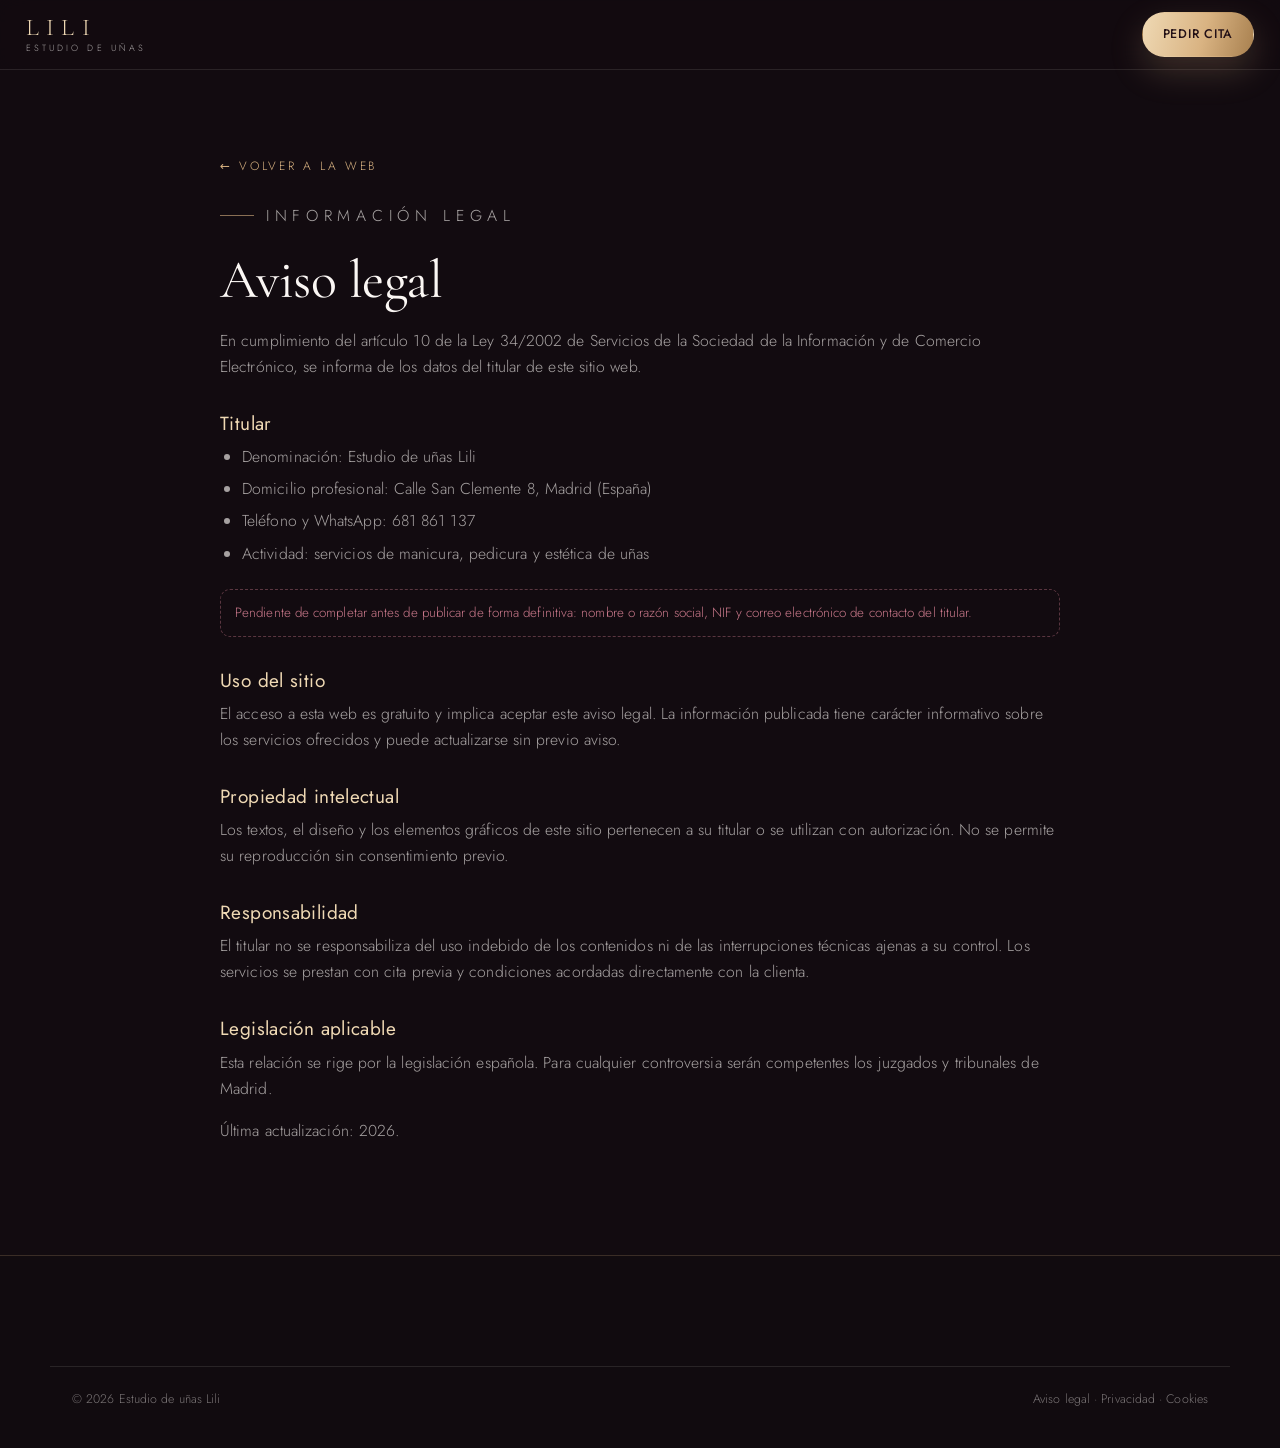
<file: aviso-legal.html>
<!DOCTYPE html>
<html lang="es">
<head>
<meta charset="utf-8">
<meta name="viewport" content="width=device-width, initial-scale=1.0, maximum-scale=1.0, user-scalable=no, viewport-fit=cover">
<title>Aviso legal | Estudio de uñas Lili</title>
<meta name="description" content="Aviso legal del Estudio de uñas Lili, Madrid.">
<meta name="robots" content="noindex">
<link rel="preconnect" href="https://fonts.googleapis.com">
<link rel="preconnect" href="https://fonts.gstatic.com" crossorigin>
<link href="https://fonts.googleapis.com/css2?family=Cormorant+Garamond:ital,wght@0,300;0,400;0,600;1,400&family=Jost:wght@300;400;500;600&display=swap" rel="stylesheet">
<link rel="stylesheet" href="styles.css">
</head>
<body>
<header class="nav is-stuck">
  <a class="nav__logo" href="index.html">
    <span class="nav__logo-main">LILI</span>
    <span class="nav__logo-sub">estudio de uñas</span>
  </a>
  <a class="btn btn--gold nav__cta" data-wa="Hola Lili, quería información." href="#">Pedir cita</a>
</header>

<main class="wrap legal">
  <a class="bk" href="index.html">← Volver a la web</a>
  <p class="kicker">Información legal</p>
  <h1>Aviso legal</h1>
  <p>En cumplimiento del artículo 10 de la Ley 34/2002 de Servicios de la Sociedad de la Información y de Comercio Electrónico, se informa de los datos del titular de este sitio web.</p>
  <h2>Titular</h2>
  <ul>
    <li>Denominación: Estudio de uñas Lili</li>
    <li>Domicilio profesional: Calle San Clemente 8, Madrid (España)</li>
    <li>Teléfono y WhatsApp: 681 861 137</li>
    <li>Actividad: servicios de manicura, pedicura y estética de uñas</li>
  </ul>
  <p class="pend">Pendiente de completar antes de publicar de forma definitiva: nombre o razón social, NIF y correo electrónico de contacto del titular.</p>
  <h2>Uso del sitio</h2>
  <p>El acceso a esta web es gratuito y implica aceptar este aviso legal. La información publicada tiene carácter informativo sobre los servicios ofrecidos y puede actualizarse sin previo aviso.</p>
  <h2>Propiedad intelectual</h2>
  <p>Los textos, el diseño y los elementos gráficos de este sitio pertenecen a su titular o se utilizan con autorización. No se permite su reproducción sin consentimiento previo.</p>
  <h2>Responsabilidad</h2>
  <p>El titular no se responsabiliza del uso indebido de los contenidos ni de las interrupciones técnicas ajenas a su control. Los servicios se prestan con cita previa y condiciones acordadas directamente con la clienta.</p>
  <h2>Legislación aplicable</h2>
  <p>Esta relación se rige por la legislación española. Para cualquier controversia serán competentes los juzgados y tribunales de Madrid.</p>
  <p>Última actualización: 2026.</p>
</main>

<footer class="footer">
  <div class="wrap footer__bottom">
    <p>© 2026 Estudio de uñas Lili</p>
    <p><a href="aviso-legal.html">Aviso legal</a> · <a href="privacidad.html">Privacidad</a> · <a href="cookies.html">Cookies</a></p>
  </div>
</footer>
<script src="app.js"></script>
</body>
</html>
</file>
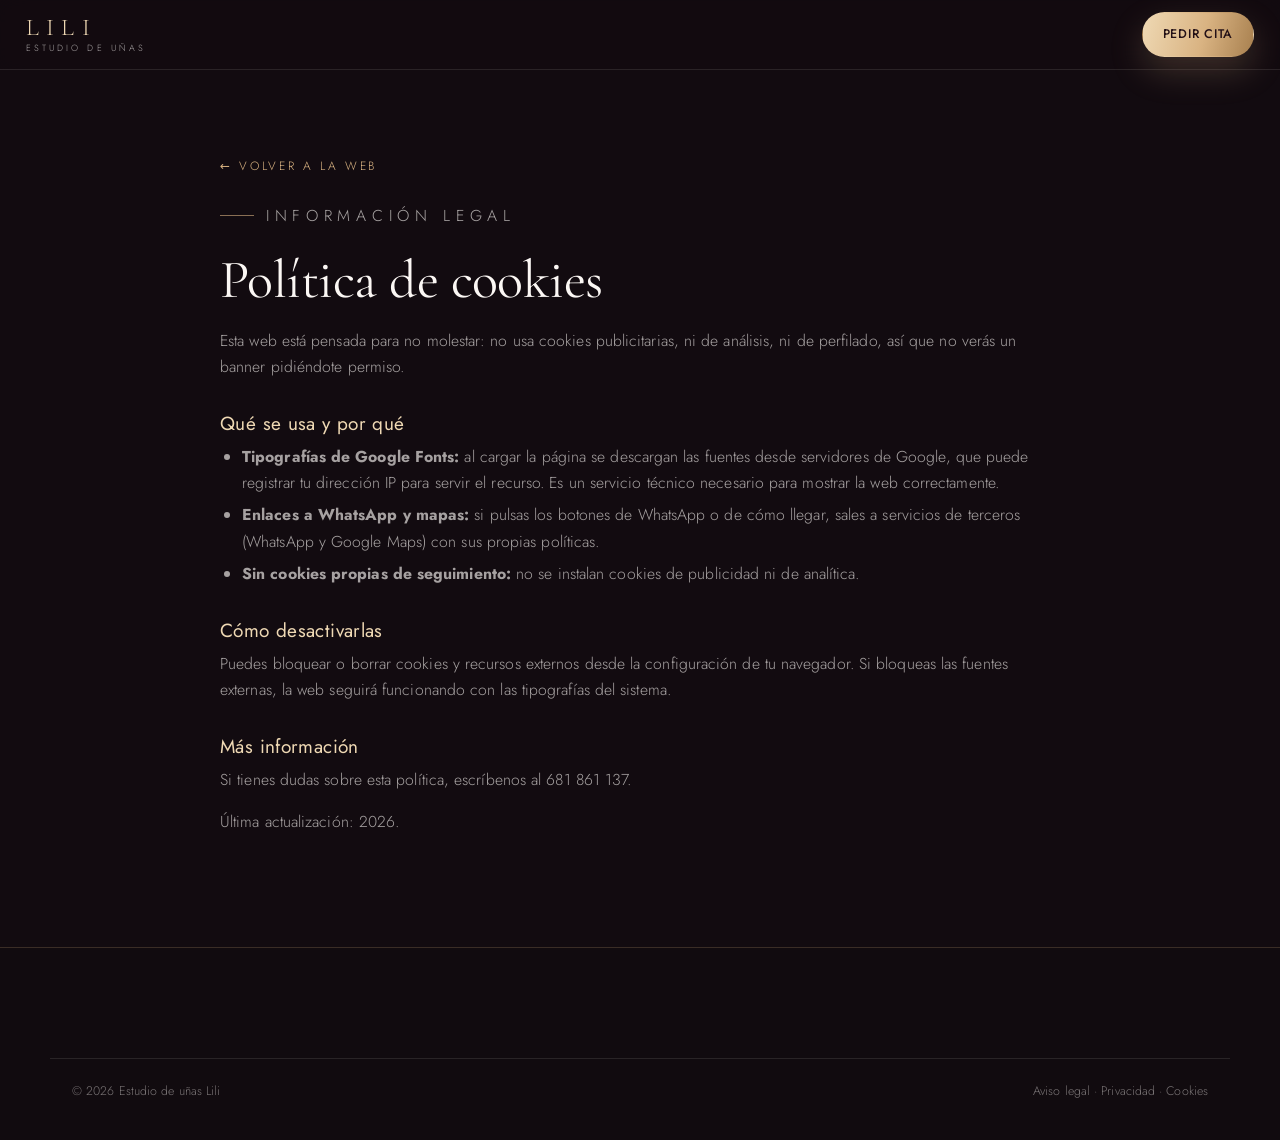
<file: cookies.html>
<!DOCTYPE html>
<html lang="es">
<head>
<meta charset="utf-8">
<meta name="viewport" content="width=device-width, initial-scale=1.0, maximum-scale=1.0, user-scalable=no, viewport-fit=cover">
<title>Política de cookies | Estudio de uñas Lili</title>
<meta name="robots" content="noindex">
<meta name="description" content="Política de cookies del Estudio de uñas Lili, Madrid.">
<link rel="preconnect" href="https://fonts.googleapis.com">
<link rel="preconnect" href="https://fonts.gstatic.com" crossorigin>
<link href="https://fonts.googleapis.com/css2?family=Cormorant+Garamond:ital,wght@0,300;0,400;0,600;1,400&family=Jost:wght@300;400;500;600&display=swap" rel="stylesheet">
<link rel="stylesheet" href="styles.css">
</head>
<body>
<header class="nav is-stuck">
  <a class="nav__logo" href="index.html">
    <span class="nav__logo-main">LILI</span>
    <span class="nav__logo-sub">estudio de uñas</span>
  </a>
  <a class="btn btn--gold nav__cta" data-wa="Hola Lili, quería información." href="#">Pedir cita</a>
</header>

<main class="wrap legal">
  <a class="bk" href="index.html">← Volver a la web</a>
  <p class="kicker">Información legal</p>
  <h1>Política de cookies</h1>
  <p>Esta web está pensada para no molestar: no usa cookies publicitarias, ni de análisis, ni de perfilado, así que no verás un banner pidiéndote permiso.</p>
  <h2>Qué se usa y por qué</h2>
  <ul>
    <li><strong>Tipografías de Google Fonts:</strong> al cargar la página se descargan las fuentes desde servidores de Google, que puede registrar tu dirección IP para servir el recurso. Es un servicio técnico necesario para mostrar la web correctamente.</li>
    <li><strong>Enlaces a WhatsApp y mapas:</strong> si pulsas los botones de WhatsApp o de cómo llegar, sales a servicios de terceros (WhatsApp y Google Maps) con sus propias políticas.</li>
    <li><strong>Sin cookies propias de seguimiento:</strong> no se instalan cookies de publicidad ni de analítica.</li>
  </ul>
  <h2>Cómo desactivarlas</h2>
  <p>Puedes bloquear o borrar cookies y recursos externos desde la configuración de tu navegador. Si bloqueas las fuentes externas, la web seguirá funcionando con las tipografías del sistema.</p>
  <h2>Más información</h2>
  <p>Si tienes dudas sobre esta política, escríbenos al 681 861 137.</p>
  <p>Última actualización: 2026.</p>
</main>

<footer class="footer">
  <div class="wrap footer__bottom">
    <p>© 2026 Estudio de uñas Lili</p>
    <p><a href="aviso-legal.html">Aviso legal</a> · <a href="privacidad.html">Privacidad</a> · <a href="cookies.html">Cookies</a></p>
  </div>
</footer>
<script src="app.js"></script>
</body>
</html>
</file>
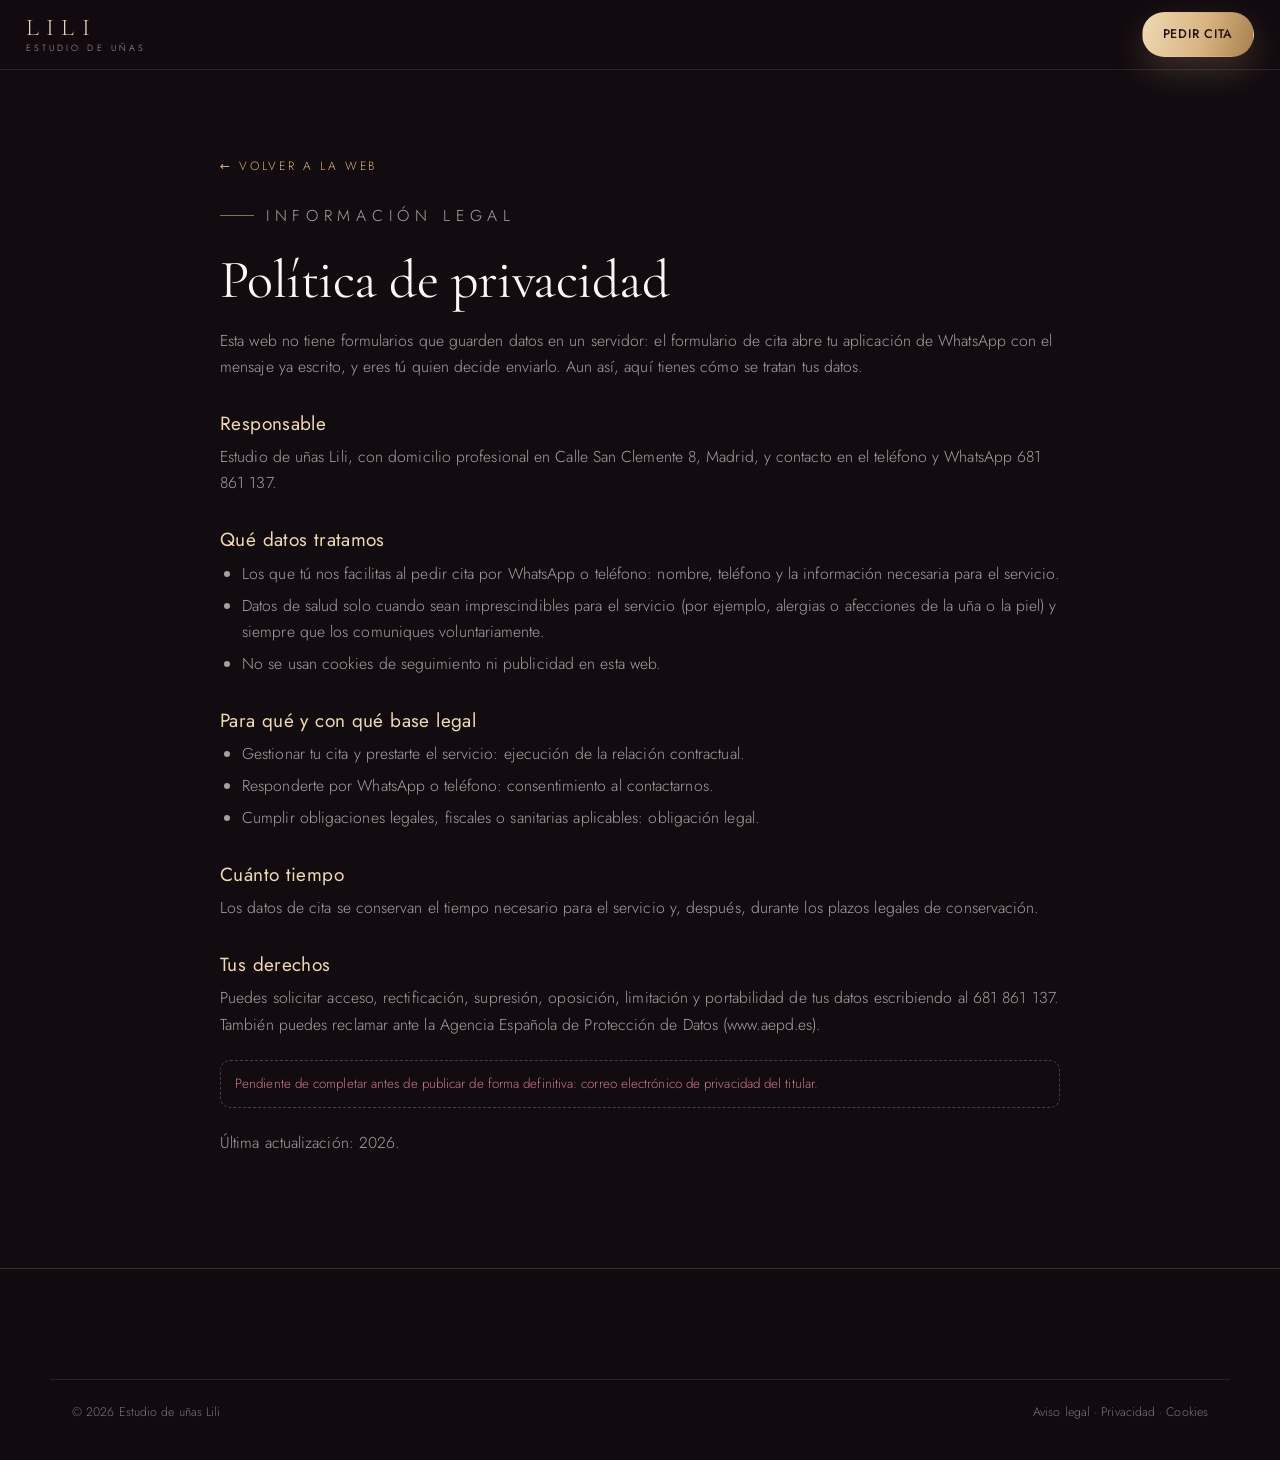
<file: privacidad.html>
<!DOCTYPE html>
<html lang="es">
<head>
<meta charset="utf-8">
<meta name="viewport" content="width=device-width, initial-scale=1.0, maximum-scale=1.0, user-scalable=no, viewport-fit=cover">
<title>Política de privacidad | Estudio de uñas Lili</title>
<meta name="robots" content="noindex">
<meta name="description" content="Política de privacidad del Estudio de uñas Lili, Madrid.">
<link rel="preconnect" href="https://fonts.googleapis.com">
<link rel="preconnect" href="https://fonts.gstatic.com" crossorigin>
<link href="https://fonts.googleapis.com/css2?family=Cormorant+Garamond:ital,wght@0,300;0,400;0,600;1,400&family=Jost:wght@300;400;500;600&display=swap" rel="stylesheet">
<link rel="stylesheet" href="styles.css">
</head>
<body>
<header class="nav is-stuck">
  <a class="nav__logo" href="index.html">
    <span class="nav__logo-main">LILI</span>
    <span class="nav__logo-sub">estudio de uñas</span>
  </a>
  <a class="btn btn--gold nav__cta" data-wa="Hola Lili, quería información." href="#">Pedir cita</a>
</header>

<main class="wrap legal">
  <a class="bk" href="index.html">← Volver a la web</a>
  <p class="kicker">Información legal</p>
  <h1>Política de privacidad</h1>
  <p>Esta web no tiene formularios que guarden datos en un servidor: el formulario de cita abre tu aplicación de WhatsApp con el mensaje ya escrito, y eres tú quien decide enviarlo. Aun así, aquí tienes cómo se tratan tus datos.</p>
  <h2>Responsable</h2>
  <p>Estudio de uñas Lili, con domicilio profesional en Calle San Clemente 8, Madrid, y contacto en el teléfono y WhatsApp 681 861 137.</p>
  <h2>Qué datos tratamos</h2>
  <ul>
    <li>Los que tú nos facilitas al pedir cita por WhatsApp o teléfono: nombre, teléfono y la información necesaria para el servicio.</li>
    <li>Datos de salud solo cuando sean imprescindibles para el servicio (por ejemplo, alergias o afecciones de la uña o la piel) y siempre que los comuniques voluntariamente.</li>
    <li>No se usan cookies de seguimiento ni publicidad en esta web.</li>
  </ul>
  <h2>Para qué y con qué base legal</h2>
  <ul>
    <li>Gestionar tu cita y prestarte el servicio: ejecución de la relación contractual.</li>
    <li>Responderte por WhatsApp o teléfono: consentimiento al contactarnos.</li>
    <li>Cumplir obligaciones legales, fiscales o sanitarias aplicables: obligación legal.</li>
  </ul>
  <h2>Cuánto tiempo</h2>
  <p>Los datos de cita se conservan el tiempo necesario para el servicio y, después, durante los plazos legales de conservación.</p>
  <h2>Tus derechos</h2>
  <p>Puedes solicitar acceso, rectificación, supresión, oposición, limitación y portabilidad de tus datos escribiendo al 681 861 137. También puedes reclamar ante la Agencia Española de Protección de Datos (www.aepd.es).</p>
  <p class="pend">Pendiente de completar antes de publicar de forma definitiva: correo electrónico de privacidad del titular.</p>
  <p>Última actualización: 2026.</p>
</main>

<footer class="footer">
  <div class="wrap footer__bottom">
    <p>© 2026 Estudio de uñas Lili</p>
    <p><a href="aviso-legal.html">Aviso legal</a> · <a href="privacidad.html">Privacidad</a> · <a href="cookies.html">Cookies</a></p>
  </div>
</footer>
<script src="app.js"></script>
</body>
</html>
</file>
<file: estudio/styles.css>
/* =====================================================================
   Estudio de uñas Lili · hoja de estilo principal
   Paleta: ciruela profundo, oro champagne, rosa empolvado, crema
   ===================================================================== */

:root{
  --ink:#120b10;
  --plum:#1d0f17;
  --plum-2:#2a1420;
  --plum-3:#3a1c2c;
  --gold:#d9b382;
  --gold-2:#efd9b4;
  --gold-3:#a8804f;
  --rose:#c9788a;
  --blush:#f0dcd8;
  --cream:#fbf7f4;
  --muted:rgba(251,247,244,.64);
  --line:rgba(217,179,130,.20);
  --line-2:rgba(251,247,244,.10);
  --shadow:0 30px 80px rgba(0,0,0,.55);
  --display:"Cormorant Garamond",Georgia,serif;
  --body:"Jost",system-ui,-apple-system,"Segoe UI",Roboto,sans-serif;
  --ease:cubic-bezier(.22,.61,.36,1);
  --wrap:1180px;
}

*,*::before,*::after{box-sizing:border-box}
html{-webkit-text-size-adjust:100%;text-size-adjust:100%}
html,body{margin:0;padding:0}
body{
  background:var(--ink);
  color:var(--cream);
  font-family:var(--body);
  font-weight:300;
  font-size:17px;
  line-height:1.65;
  letter-spacing:.005em;
  overflow-x:hidden;
  -webkit-font-smoothing:antialiased;
  -webkit-tap-highlight-color:transparent;
}
body.is-loading{overflow:hidden;height:100vh}
img{max-width:100%;display:block;height:auto}
a{color:inherit;text-decoration:none}
button,input,select,textarea{font:inherit;color:inherit}
h1,h2,h3,h4{font-family:var(--display);font-weight:400;margin:0;line-height:1.06;letter-spacing:-.01em}
p{margin:0 0 1em}
::selection{background:var(--gold);color:var(--ink)}

/* ---------- capas decorativas ---------- */
#gl{
  position:fixed;inset:0;width:100%;height:100%;
  z-index:0;pointer-events:none;opacity:0;transition:opacity 1.6s ease .2s;
}
body.gl-on #gl{opacity:1}
.gl-fallback{
  position:fixed;inset:0;z-index:0;pointer-events:none;opacity:0;
  background:
    radial-gradient(60% 50% at 78% 20%,rgba(201,120,138,.30),transparent 70%),
    radial-gradient(50% 45% at 12% 75%,rgba(217,179,130,.22),transparent 70%),
    linear-gradient(160deg,#1a0d15,#120b10 60%);
}
body.no-webgl .gl-fallback{opacity:1}
.grain{
  position:fixed;inset:0;z-index:1;pointer-events:none;opacity:.35;mix-blend-mode:overlay;
  background-image:url("data:image/svg+xml,%3Csvg xmlns='http://www.w3.org/2000/svg' width='140' height='140'%3E%3Cfilter id='n'%3E%3CfeTurbulence type='fractalNoise' baseFrequency='.85' numOctaves='3'/%3E%3C/filter%3E%3Crect width='140' height='140' filter='url(%23n)' opacity='.42'/%3E%3C/svg%3E");
}
main{position:relative;z-index:2}
.wrap{width:100%;max-width:var(--wrap);margin:0 auto;padding:0 22px}

/* ---------- preloader ---------- */
.loader{
  position:fixed;inset:0;z-index:90;background:var(--ink);
  display:grid;place-items:center;transition:opacity .7s ease,visibility .7s ease;
}
.loader.is-done{opacity:0;visibility:hidden;pointer-events:none}
.loader__inner{display:grid;justify-items:center;gap:10px}
.loader__mark{
  font-family:var(--display);font-size:clamp(46px,11vw,84px);letter-spacing:.24em;
  background:linear-gradient(100deg,var(--gold-2),var(--gold),var(--rose),var(--gold-2));
  -webkit-background-clip:text;background-clip:text;color:transparent;
  background-size:220% 100%;animation:shine 2.6s linear infinite;
}
.loader__sub{font-size:11px;letter-spacing:.42em;text-transform:uppercase;color:var(--muted)}
.loader__bar{width:172px;height:1px;background:var(--line);margin-top:12px;overflow:hidden;display:block}
.loader__bar i{display:block;height:100%;width:40%;background:linear-gradient(90deg,transparent,var(--gold),transparent);animation:slide 1.2s ease-in-out infinite}
@keyframes shine{to{background-position:220% 0}}
@keyframes slide{0%{transform:translateX(-100%)}100%{transform:translateX(320%)}}

/* ---------- navegación ---------- */
.nav{
  position:fixed;top:0;left:0;right:0;z-index:60;
  display:flex;align-items:center;gap:26px;
  padding:18px 26px;
  transition:background .45s ease,padding .45s ease,backdrop-filter .45s ease,border-color .45s ease;
  border-bottom:1px solid transparent;
}
.nav.is-stuck{
  background:rgba(18,11,16,.78);backdrop-filter:blur(14px) saturate(1.2);
  border-bottom-color:var(--line-2);padding:12px 26px;
}
.nav__logo{display:grid;line-height:1;margin-right:auto}
.nav__logo-main{font-family:var(--display);font-size:24px;letter-spacing:.3em;color:var(--gold-2)}
.nav__logo-sub{font-size:9px;letter-spacing:.34em;text-transform:uppercase;color:var(--muted);margin-top:3px}
.nav__links{display:flex;gap:26px;font-size:14px}
.nav__links a{position:relative;color:rgba(251,247,244,.82);padding:4px 0}
.nav__links a::after{
  content:"";position:absolute;left:0;bottom:0;height:1px;width:0;background:var(--gold);
  transition:width .4s var(--ease);
}
.nav__links a:hover{color:var(--cream)}
.nav__links a:hover::after{width:100%}

/* ---------- botones ---------- */
.btn{
  --pad:14px 26px;
  display:inline-flex;align-items:center;gap:10px;justify-content:center;
  padding:var(--pad);border-radius:999px;border:1px solid var(--line);
  font-size:14px;letter-spacing:.06em;text-transform:uppercase;
  transition:transform .35s var(--ease),box-shadow .35s ease,background .35s ease,color .35s ease,border-color .35s ease;
  cursor:pointer;background:none;white-space:nowrap;
}
.btn svg{width:17px;height:17px;fill:currentColor;flex:0 0 auto}
.btn--gold{
  background:linear-gradient(105deg,var(--gold-2),var(--gold) 55%,var(--gold-3));
  color:#231016;border-color:transparent;font-weight:500;
  box-shadow:0 14px 34px rgba(217,179,130,.22);
}
.btn--gold:hover{transform:translateY(-2px);box-shadow:0 20px 44px rgba(217,179,130,.34)}
.btn--ghost{color:var(--cream)}
.btn--ghost:hover{border-color:var(--gold);color:var(--gold-2);transform:translateY(-2px)}
.btn--wa{background:rgba(37,211,102,.10);border-color:rgba(37,211,102,.42);color:#c8f7da}
.btn--wa:hover{background:rgba(37,211,102,.18);transform:translateY(-2px)}
.nav__cta{--pad:11px 20px;font-size:12.5px}

/* ---------- tipografía de sección ---------- */
.kicker{
  font-size:11px;letter-spacing:.36em;text-transform:uppercase;color:var(--gold);
  margin:0 0 16px;display:flex;align-items:center;gap:12px;
}
.kicker::before{content:"";width:34px;height:1px;background:var(--gold);opacity:.6}
.section{position:relative;padding:112px 0;background:rgba(18,11,16,.55);border-top:1px solid var(--line-2)}
.section--deep{background:linear-gradient(180deg,rgba(42,20,32,.62),rgba(18,11,16,.72))}
.section--cta{background:linear-gradient(180deg,rgba(58,28,44,.55),rgba(18,11,16,.85))}
.shead{max-width:860px;margin-bottom:56px}
.shead h2,.section h2{font-size:clamp(31px,5vw,60px);margin:0 0 18px}
.shead h2 em,.hero__title em{font-style:italic;color:var(--gold-2)}
.shead__text{color:var(--muted);font-size:17.5px;max-width:640px}
.shead__text strong{color:var(--gold-2);font-weight:400}
.shead--row{max-width:none;display:flex;justify-content:space-between;align-items:flex-end;gap:40px;flex-wrap:wrap}
.shead--row .shead__text{max-width:380px;text-align:right}
.subhead{font-size:clamp(23px,3vw,34px);margin:74px 0 30px}
.reveal{will-change:transform,opacity}

/* ---------- hero ---------- */
.hero{
  position:relative;min-height:100svh;display:flex;align-items:center;
  padding:130px 0 90px;overflow:hidden;
}
.hero__glow{
  position:absolute;top:-18%;right:-8%;width:min(64vw,760px);aspect-ratio:1;
  background:radial-gradient(circle at 50% 50%,rgba(201,120,138,.34),rgba(217,179,130,.14) 45%,transparent 70%);
  filter:blur(18px);pointer-events:none;
}
.hero__wrap{display:grid;grid-template-columns:1.08fr .92fr;gap:60px;align-items:center;position:relative}
.hero__title{
  font-size:clamp(40px,7.4vw,86px);margin:0 0 24px;
}
.hero__title em{display:block}
.hero__title-line{display:block;color:var(--muted);font-size:.48em;font-family:var(--body);letter-spacing:.02em;margin-top:14px}
.hero__text{color:var(--muted);max-width:52ch;font-size:18px}
.chips{list-style:none;display:flex;flex-wrap:wrap;gap:10px;padding:0;margin:26px 0 30px}
.chips li{
  font-size:12.5px;letter-spacing:.09em;text-transform:uppercase;color:var(--gold-2);
  border:1px solid var(--line);border-radius:999px;padding:8px 15px;background:rgba(217,179,130,.05);
}
.hero__actions{display:flex;gap:14px;flex-wrap:wrap}
.hero__note{margin-top:26px;font-size:13.5px;color:var(--muted);letter-spacing:.04em}
.nw{color:var(--gold-2)}
.hero__figure{margin:0;position:relative;justify-self:center;width:100%;max-width:400px}
.hero__frame{
  position:relative;border-radius:260px 260px 26px 26px;overflow:hidden;
  border:1px solid rgba(217,179,130,.34);
  box-shadow:var(--shadow),0 0 0 8px rgba(217,179,130,.05);
  background:var(--plum-2);
}
.hero__frame::after{
  content:"";position:absolute;inset:0;
  background:linear-gradient(180deg,transparent 45%,rgba(18,11,16,.55));
}
.hero__frame img{width:100%;aspect-ratio:3/4.4;object-fit:cover;object-position:50% 22%;filter:saturate(1.03) contrast(1.02)}
.hero__figure figcaption{
  margin-top:18px;display:grid;gap:2px;text-align:center;
}
.hero__figure figcaption strong{font-family:var(--display);font-size:21px;letter-spacing:.14em;color:var(--gold-2)}
.hero__figure figcaption span{font-size:11.5px;letter-spacing:.22em;text-transform:uppercase;color:var(--muted)}
.hero__seal{position:absolute;top:-14px;left:-14px;width:104px;height:104px;animation:spin 26s linear infinite}
.hero__seal svg{width:100%;height:100%;fill:var(--gold)}
.hero__seal text{font-family:var(--body);font-size:8.4px;letter-spacing:.34em;text-transform:uppercase}
@keyframes spin{to{transform:rotate(360deg)}}
.hero__scroll{
  position:absolute;left:50%;bottom:26px;transform:translateX(-50%);
  width:22px;height:44px;border:1px solid var(--line);border-radius:999px;display:grid;place-items:center;
}
.hero__scroll span{width:2px;height:8px;background:var(--gold);border-radius:2px;animation:drop 1.7s ease-in-out infinite}
@keyframes drop{0%{transform:translateY(-6px);opacity:0}40%{opacity:1}100%{transform:translateY(8px);opacity:0}}
/* ---------- marquee ---------- */
.marquee{
  position:relative;z-index:3;border-top:1px solid var(--line);border-bottom:1px solid var(--line);
  background:rgba(42,20,32,.55);overflow:hidden;padding:16px 0;
}
.marquee__track{display:flex;gap:22px;white-space:nowrap;animation:march 38s linear infinite;font-size:13.5px;letter-spacing:.26em;text-transform:uppercase;color:rgba(251,247,244,.7)}
.marquee__track i{color:var(--gold);font-style:normal}
@keyframes march{to{transform:translateX(-50%)}}

/* ---------- tarjetas de servicio ---------- */
.cards{display:grid;grid-template-columns:repeat(4,1fr);gap:18px}
.card{
  position:relative;padding:30px 24px 26px;border:1px solid var(--line-2);border-radius:16px;
  background:linear-gradient(170deg,rgba(251,247,244,.05),rgba(251,247,244,.015));
  transition:transform .45s var(--ease),border-color .45s ease,background .45s ease;
  overflow:hidden;
}
.card::before{
  content:"";position:absolute;left:0;top:0;height:1px;width:0;
  background:linear-gradient(90deg,var(--gold),transparent);transition:width .6s var(--ease);
}
.card:hover{transform:translateY(-6px);border-color:rgba(217,179,130,.4);background:linear-gradient(170deg,rgba(217,179,130,.09),rgba(251,247,244,.02))}
.card:hover::before{width:100%}
.card__num{font-family:var(--display);font-size:13px;letter-spacing:.3em;color:var(--gold);display:block;margin-bottom:14px}
.card h3{font-size:25px;margin-bottom:10px}
.card p{font-size:15.4px;color:var(--muted);margin:0}
.card__meta{margin-top:14px !important;font-size:12px !important;letter-spacing:.14em;text-transform:uppercase;color:var(--gold-2) !important}

/* ---------- datos de la técnica ---------- */
.coins{display:grid;grid-template-columns:repeat(4,1fr);gap:16px;margin:44px 0 0}
.coin{
  border:1px solid var(--line);border-radius:14px;padding:22px 20px;text-align:center;
  background:rgba(18,11,16,.4);
}
.coin b{display:block;font-family:var(--display);font-size:31px;color:var(--gold-2);letter-spacing:.02em}
.coin span{font-size:11.5px;letter-spacing:.2em;text-transform:uppercase;color:var(--muted)}

/* ---------- tipos de uña ---------- */
.types{display:grid;grid-template-columns:repeat(2,1fr);gap:18px}
.type{
  border:1px solid var(--line-2);border-left:2px solid var(--gold);border-radius:14px;
  padding:28px 26px;background:linear-gradient(150deg,rgba(251,247,244,.05),transparent);
}
.type h4{font-size:26px;margin-bottom:8px}
.type__for{color:var(--gold-2);font-size:13.6px;letter-spacing:.03em;margin-bottom:12px}
.type p:last-child{color:var(--muted);font-size:15.4px;margin:0}

/* ---------- proceso ---------- */
.process{display:grid;grid-template-columns:.86fr 1.14fr;gap:54px;margin-top:64px;align-items:start}
.process__intro{position:sticky;top:112px}
.process__intro p{color:var(--muted)}
.process__intro .btn{margin-top:8px}
.steps{list-style:none;margin:0;padding:0;display:grid;gap:2px;counter-reset:s}
.step{
  position:relative;padding:26px 24px 26px 78px;border-top:1px solid var(--line-2);
  transition:background .4s ease,padding-left .4s var(--ease);
}
.step:last-child{border-bottom:1px solid var(--line-2)}
.step:hover{background:rgba(217,179,130,.05)}
.step span{
  position:absolute;left:20px;top:26px;font-family:var(--display);font-size:19px;letter-spacing:.14em;color:var(--gold);
}
.step h4{font-size:22px;margin-bottom:6px}
.step p{color:var(--muted);font-size:15.2px;margin:0}

/* ---------- galería ---------- */
.gallery{display:grid;grid-template-columns:repeat(4,1fr);gap:14px}
.shot{
  position:relative;display:block;overflow:hidden;border-radius:14px;
  border:1px solid var(--line-2);aspect-ratio:1/1.24;background:var(--plum-2);
}
.shot--tall{grid-row:span 2;aspect-ratio:1/2.04}
.shot--wide{grid-column:span 2;aspect-ratio:2/1}
.shot img{width:100%;height:100%;object-fit:cover;transition:transform .9s var(--ease),filter .6s ease}
.shot:hover img{transform:scale(1.06)}
.shot__tag{
  position:absolute;left:14px;bottom:13px;z-index:2;
  font-size:10.6px;letter-spacing:.2em;text-transform:uppercase;color:var(--cream);
  background:rgba(18,11,16,.62);border:1px solid var(--line);border-radius:999px;padding:6px 12px;
  backdrop-filter:blur(6px);opacity:0;transform:translateY(8px);transition:.45s var(--ease);
}
.shot:hover .shot__tag{opacity:1;transform:none}

/* ---------- sobre Lili ---------- */
.about{display:grid;grid-template-columns:.82fr 1.18fr;gap:60px;align-items:center}
.about__figure{
  margin:0;border-radius:20px;overflow:hidden;border:1px solid rgba(217,179,130,.3);
  box-shadow:var(--shadow);position:relative;
}
.about__figure img{width:100%;aspect-ratio:3/4;object-fit:cover;object-position:50% 18%}
.about__copy h2{font-size:clamp(30px,4.6vw,54px);margin-bottom:20px}
.about__copy p{color:var(--muted)}
.about__copy strong{color:var(--gold-2);font-weight:400}
.about__list{list-style:none;padding:0;margin:24px 0 30px;display:grid;gap:11px}
.about__list li{position:relative;padding-left:26px;font-size:15.6px}
.about__list li::before{
  content:"";position:absolute;left:0;top:9px;width:9px;height:9px;border-radius:50%;
  border:1px solid var(--gold);background:rgba(217,179,130,.22);
}

/* ---------- estudio / domicilio ---------- */
.places{display:grid;grid-template-columns:repeat(2,1fr);gap:18px}
.place{
  border:1px solid var(--line);border-radius:16px;padding:34px 30px;
  background:linear-gradient(160deg,rgba(217,179,130,.08),rgba(251,247,244,.015));
  position:relative;overflow:hidden;
}
.place__tag{
  font-size:11px;letter-spacing:.3em;text-transform:uppercase;color:var(--ink);
  background:linear-gradient(100deg,var(--gold-2),var(--gold));border-radius:999px;padding:6px 14px;
}
.place h3{font-size:clamp(26px,3.4vw,36px);margin:20px 0 4px}
.place__city{color:var(--gold-2);font-size:13.4px;letter-spacing:.12em;text-transform:uppercase;margin-bottom:14px}
.place p{color:var(--muted);font-size:15.6px}
.place__link{display:inline-block;margin-top:8px;color:var(--gold-2);font-size:14px;letter-spacing:.08em;border-bottom:1px solid rgba(217,179,130,.4);padding-bottom:3px}

/* ---------- opiniones ---------- */
.quotes{display:grid;grid-template-columns:repeat(3,1fr);gap:18px}
.quote{
  margin:0;padding:32px 28px;border:1px solid var(--line-2);border-radius:16px;
  background:linear-gradient(165deg,rgba(251,247,244,.05),transparent);
}
.quote p{font-family:var(--display);font-size:22px;line-height:1.42;color:var(--cream);margin-bottom:18px}
.quote cite{font-style:normal;font-size:12px;letter-spacing:.2em;text-transform:uppercase;color:var(--gold)}

/* ---------- FAQ ---------- */
.faq{display:grid;grid-template-columns:.62fr 1.38fr;gap:54px;align-items:start}
.faq__list{display:grid;gap:12px}
.faq__item{border:1px solid var(--line-2);border-radius:14px;padding:0 24px;background:rgba(251,247,244,.03);transition:border-color .4s ease,background .4s ease}
.faq__item[open]{border-color:rgba(217,179,130,.42);background:rgba(217,179,130,.06)}
.faq__item summary{
  cursor:pointer;list-style:none;padding:22px 30px 22px 0;position:relative;
  font-family:var(--display);font-size:22px;color:var(--cream);
}
.faq__item summary::-webkit-details-marker{display:none}
.faq__item summary::after{
  content:"+";position:absolute;right:0;top:50%;transform:translateY(-50%);
  font-family:var(--body);color:var(--gold);font-size:22px;transition:transform .4s var(--ease);
}
.faq__item[open] summary::after{transform:translateY(-50%) rotate(45deg)}
.faq__item p{color:var(--muted);font-size:15.6px;padding-bottom:22px;margin:0}

/* ---------- reserva ---------- */
.cta{display:grid;grid-template-columns:1fr 1fr;gap:54px;align-items:start}
.cta__copy .btn{margin-top:6px}
.cta__list{list-style:none;padding:0;margin:22px 0 30px;display:grid;gap:10px}
.cta__list li{position:relative;padding-left:24px;color:var(--muted);font-size:15.6px}
.cta__list li::before{content:"—";position:absolute;left:0;color:var(--gold)}
.cta__direct{display:flex;align-items:center;gap:20px;flex-wrap:wrap}
.cta__phone{display:grid;line-height:1.25}
.cta__phone span{font-size:11px;letter-spacing:.26em;text-transform:uppercase;color:var(--muted)}
.cta__phone b{font-family:var(--display);font-size:26px;color:var(--gold-2);letter-spacing:.04em}
.form{
  border:1px solid var(--line);border-radius:18px;padding:32px 28px;
  background:linear-gradient(170deg,rgba(42,20,32,.7),rgba(18,11,16,.6));
  display:grid;gap:16px;
}
.form__row{display:grid;gap:7px}
.form__row label{font-size:11.4px;letter-spacing:.24em;text-transform:uppercase;color:var(--gold)}
.form input,.form select,.form textarea{
  background:rgba(18,11,16,.62);border:1px solid var(--line-2);border-radius:10px;
  padding:13px 15px;font-size:16px;color:var(--cream);width:100%;
  transition:border-color .35s ease,background .35s ease;
}
.form input:focus,.form select:focus,.form textarea:focus{outline:none;border-color:var(--gold);background:rgba(18,11,16,.85)}
.form input::placeholder,.form textarea::placeholder{color:rgba(251,247,244,.34)}
.form select{appearance:none;background-image:linear-gradient(45deg,transparent 50%,var(--gold) 50%),linear-gradient(135deg,var(--gold) 50%,transparent 50%);background-position:calc(100% - 20px) 21px,calc(100% - 15px) 21px;background-size:5px 5px,5px 5px;background-repeat:no-repeat}
.form__btn{width:100%;margin-top:6px}
.form__legal{font-size:12.4px;color:var(--muted);margin:0;text-align:center}
.form__ok{margin:0;font-size:14px;color:var(--gold-2);text-align:center}
.form input.is-bad,.form textarea.is-bad{border-color:#e0708a}

/* ---------- footer ---------- */
.footer{position:relative;z-index:2;border-top:1px solid var(--line);background:rgba(18,11,16,.92);padding:64px 0 26px}
.footer__wrap{display:grid;grid-template-columns:1.5fr 1fr 1fr 1fr;gap:34px}
.footer__brand p{color:var(--muted);font-size:15px;margin-top:14px;max-width:34ch}
.footer__col{display:grid;gap:10px;align-content:start}
.footer__col h4{font-size:12px;letter-spacing:.26em;text-transform:uppercase;color:var(--gold);font-family:var(--body);margin-bottom:6px}
.footer__col a,.footer__col span{font-size:15px;color:var(--muted);transition:color .3s ease}
.footer__col a:hover{color:var(--gold-2)}
.footer__bottom{
  display:flex;justify-content:space-between;gap:16px;flex-wrap:wrap;margin-top:46px;
  padding-top:22px;border-top:1px solid var(--line-2);font-size:12.4px;color:rgba(251,247,244,.45);
}

/* ---------- burbuja WhatsApp ---------- */
.wa-bubble{
  position:fixed;right:20px;bottom:calc(20px + env(safe-area-inset-bottom));z-index:70;
  display:flex;align-items:center;gap:11px;
  background:#1f8f4d;color:#fff;border-radius:999px;padding:13px 20px 13px 15px;
  box-shadow:0 16px 40px rgba(0,0,0,.45);font-size:14px;letter-spacing:.04em;
  transition:transform .35s var(--ease),box-shadow .35s ease;
}
.wa-bubble:hover{transform:translateY(-3px) scale(1.02);box-shadow:0 22px 50px rgba(0,0,0,.5)}
.wa-bubble svg{width:22px;height:22px;fill:#fff;position:relative;z-index:2}
.wa-bubble__txt{font-weight:400;white-space:nowrap}
.wa-bubble__pulse{
  position:absolute;left:9px;top:50%;width:38px;height:38px;transform:translateY(-50%);
  border-radius:50%;background:rgba(37,211,102,.5);animation:pulse 2.4s ease-out infinite;
}
@keyframes pulse{0%{transform:translateY(-50%) scale(.7);opacity:.7}70%{transform:translateY(-50%) scale(1.5);opacity:0}100%{opacity:0}}

/* ---------- lightbox ---------- */
.lightbox{
  position:fixed;inset:0;z-index:95;background:rgba(10,6,9,.94);
  display:grid;place-items:center;padding:5vh 4vw;
}
.lightbox img{max-width:min(92vw,900px);max-height:88vh;width:auto;border-radius:14px;box-shadow:var(--shadow)}
.lightbox__close{
  position:absolute;top:18px;right:22px;background:none;border:1px solid var(--line);
  color:var(--cream);width:44px;height:44px;border-radius:50%;font-size:24px;line-height:1;cursor:pointer;
}

/* ---------- responsive ---------- */
@media (max-width:1080px){
  .cards{grid-template-columns:repeat(2,1fr)}
  .coins{grid-template-columns:repeat(2,1fr)}
  .hero__wrap{grid-template-columns:1fr;gap:44px}
  .hero__figure{max-width:330px;order:-1}
  .process,.faq,.cta,.about{grid-template-columns:1fr;gap:34px}
  .process__intro{position:static}
  .footer__wrap{grid-template-columns:1fr 1fr;gap:30px}
  .gallery{grid-template-columns:repeat(2,1fr)}
  .shot--tall{grid-row:span 1;aspect-ratio:1/1.24}
  .shot--wide{grid-column:span 1;aspect-ratio:1/1.24}
  .quotes{grid-template-columns:1fr}
  .types,.places{grid-template-columns:1fr}
  .nav__links{display:none}
}
@media (max-width:640px){
  body{font-size:16px}
  .section{padding:74px 0}
  .hero{padding:104px 0 70px;min-height:auto}
  .hero__title{font-size:clamp(35px,11vw,52px)}
  .shead{margin-bottom:36px}
  .cards{grid-template-columns:1fr}
  .gallery{grid-template-columns:repeat(2,1fr);gap:10px}
  .marquee__track{font-size:11.5px;letter-spacing:.18em;gap:14px}
  .nav{padding:12px 16px;gap:12px}
  .nav__cta span{display:none}
  .nav__cta{--pad:12px 14px}
  .btn{--pad:13px 20px;font-size:12.6px}
  .hero__actions .btn{width:100%}
  .step{padding:22px 20px 22px 62px}
  .step span{left:14px}
  .quote p{font-size:19px}
  .footer__wrap{grid-template-columns:1fr}
  .footer__bottom{font-size:11.6px}
  .wa-bubble__txt{display:none}
  .wa-bubble{padding:14px;border-radius:50%}
  .wa-bubble__pulse{left:50%;margin-left:-19px}
}

/* ---------- accesibilidad / rendimiento ---------- */
@media (prefers-reduced-motion: reduce){
  *,*::before,*::after{
    animation-duration:.01ms !important;animation-iteration-count:1 !important;
    transition-duration:.01ms !important;scroll-behavior:auto !important;
  }
  .marquee__track{animation:none !important;transform:none !important}
  .hero__seal,.wa-bubble__pulse,.loader__bar i,.hero__scroll span{animation:none !important}
  .reveal{opacity:1 !important;transform:none !important}
  .card:hover,.btn:hover,.shot:hover img{transform:none !important}
}
/* ---------- páginas legales ---------- */
.legal{padding:150px 0 96px;max-width:840px}
.legal .kicker{margin-bottom:22px}
.legal h1{font-size:clamp(30px,4.6vw,54px);margin-bottom:20px}
.legal h2{font-family:var(--body);font-size:19px;letter-spacing:.02em;color:var(--gold-2);margin:34px 0 10px}
.legal p,.legal li{color:var(--muted);font-size:15.8px}
.legal ul{padding-left:22px;margin:10px 0}
.legal li{margin-bottom:6px}
.legal a{color:var(--gold-2);border-bottom:1px solid rgba(217,179,130,.35)}
.legal .bk{display:inline-block;margin-bottom:26px;font-size:12px;letter-spacing:.22em;text-transform:uppercase;border:none;color:var(--gold)}
.legal .pend{color:var(--rose);font-size:13.4px;border:1px dashed rgba(201,120,138,.4);border-radius:10px;padding:12px 14px;margin:22px 0}
@media (max-width:640px){.legal{padding:112px 0 70px}}

/* ---------- orden de capas: el canvas nunca debe tapar el contenido ---------- */
main{position:relative;z-index:2}
.hero{position:relative;isolation:isolate}
.hero__bg{position:absolute;inset:0;z-index:0;overflow:hidden;pointer-events:none}
.hero__bg #gl{position:absolute;inset:0;width:100%;height:100%;z-index:0}
.hero__bg .gl-fallback{position:absolute;inset:0;z-index:0}
.hero__wrap{position:relative;z-index:2}
.hero__glow{z-index:1}
.grain{z-index:5}
/* el visor de galería se controla con el atributo hidden: hay que devolverle el display:none
   (si no, la regla display:grid lo deja visible y tapa toda la página) */
.lightbox[hidden]{display:none !important}
/* certificado de formacion dentro de "Sobre Lili" (se amplia con el mismo visor) */
.cert{
  display:block;margin:24px 0 26px;max-width:320px;text-decoration:none;
  border:1px solid rgba(217,179,130,.32);border-radius:14px;overflow:hidden;
  background:rgba(255,255,255,.03);transition:border-color .25s ease,transform .25s ease;
}
.cert:hover,.cert:focus-visible{border-color:var(--gold);transform:translateY(-2px)}
.cert img{display:block;width:100%;height:auto}
.cert__cap{display:block;padding:10px 13px 12px;font-size:.79rem;line-height:1.45;color:var(--blush);opacity:.85}
.cert__cap strong{color:var(--gold);font-weight:600;opacity:1}
@media (max-width:820px){.cert{max-width:none}}
/* el fondo 3D nunca debe comerse la legibilidad del titular */
.hero__copy{position:relative;z-index:2}
.hero__copy::before{
  content:"";position:absolute;inset:-8% -16% -10% -10%;z-index:-1;pointer-events:none;
  background:radial-gradient(58% 62% at 30% 46%, rgba(18,11,16,.88) 0%, rgba(18,11,16,.58) 46%, rgba(18,11,16,0) 78%);
}

:focus-visible{outline:2px solid var(--gold);outline-offset:3px}
</file>
<file: styles.css>
/* =====================================================================
   Estudio de uñas Lili · hoja de estilo principal
   Paleta: ciruela profundo, oro champagne, rosa empolvado, crema
   ===================================================================== */

:root{
  --ink:#120b10;
  --plum:#1d0f17;
  --plum-2:#2a1420;
  --plum-3:#3a1c2c;
  --gold:#d9b382;
  --gold-2:#efd9b4;
  --gold-3:#a8804f;
  --rose:#c9788a;
  --blush:#f0dcd8;
  --cream:#fbf7f4;
  --muted:rgba(251,247,244,.64);
  --line:rgba(217,179,130,.20);
  --line-2:rgba(251,247,244,.10);
  --shadow:0 30px 80px rgba(0,0,0,.55);
  --display:"Cormorant Garamond",Georgia,serif;
  --body:"Jost",system-ui,-apple-system,"Segoe UI",Roboto,sans-serif;
  --ease:cubic-bezier(.22,.61,.36,1);
  --wrap:1180px;
}

*,*::before,*::after{box-sizing:border-box}
html{-webkit-text-size-adjust:100%;text-size-adjust:100%}
html,body{margin:0;padding:0}
body{
  background:var(--ink);
  color:var(--cream);
  font-family:var(--body);
  font-weight:300;
  font-size:17px;
  line-height:1.65;
  letter-spacing:.005em;
  overflow-x:hidden;
  -webkit-font-smoothing:antialiased;
  -webkit-tap-highlight-color:transparent;
}
body.is-loading{overflow:hidden;height:100vh}
img{max-width:100%;display:block;height:auto}
a{color:inherit;text-decoration:none}
button,input,select,textarea{font:inherit;color:inherit}
h1,h2,h3,h4{font-family:var(--display);font-weight:400;margin:0;line-height:1.06;letter-spacing:-.01em}
p{margin:0 0 1em}
::selection{background:var(--gold);color:var(--ink)}

/* ---------- capas decorativas ---------- */
#gl{
  position:fixed;inset:0;width:100%;height:100%;
  z-index:0;pointer-events:none;opacity:0;transition:opacity 1.6s ease .2s;
}
body.gl-on #gl{opacity:1}
.gl-fallback{
  position:fixed;inset:0;z-index:0;pointer-events:none;opacity:0;
  background:
    radial-gradient(60% 50% at 78% 20%,rgba(201,120,138,.30),transparent 70%),
    radial-gradient(50% 45% at 12% 75%,rgba(217,179,130,.22),transparent 70%),
    linear-gradient(160deg,#1a0d15,#120b10 60%);
}
body.no-webgl .gl-fallback{opacity:1}
.grain{
  position:fixed;inset:0;z-index:1;pointer-events:none;opacity:.35;mix-blend-mode:overlay;
  background-image:url("data:image/svg+xml,%3Csvg xmlns='http://www.w3.org/2000/svg' width='140' height='140'%3E%3Cfilter id='n'%3E%3CfeTurbulence type='fractalNoise' baseFrequency='.85' numOctaves='3'/%3E%3C/filter%3E%3Crect width='140' height='140' filter='url(%23n)' opacity='.42'/%3E%3C/svg%3E");
}
main{position:relative;z-index:2}
.wrap{width:100%;max-width:var(--wrap);margin:0 auto;padding:0 22px}

/* ---------- preloader ---------- */
.loader{
  position:fixed;inset:0;z-index:90;background:var(--ink);
  display:grid;place-items:center;transition:opacity .7s ease,visibility .7s ease;
}
.loader.is-done{opacity:0;visibility:hidden;pointer-events:none}
.loader__inner{display:grid;justify-items:center;gap:10px}
.loader__mark{
  font-family:var(--display);font-size:clamp(46px,11vw,84px);letter-spacing:.24em;
  background:linear-gradient(100deg,var(--gold-2),var(--gold),var(--rose),var(--gold-2));
  -webkit-background-clip:text;background-clip:text;color:transparent;
  background-size:220% 100%;animation:shine 2.6s linear infinite;
}
.loader__sub{font-size:11px;letter-spacing:.42em;text-transform:uppercase;color:var(--muted)}
.loader__bar{width:172px;height:1px;background:var(--line);margin-top:12px;overflow:hidden;display:block}
.loader__bar i{display:block;height:100%;width:40%;background:linear-gradient(90deg,transparent,var(--gold),transparent);animation:slide 1.2s ease-in-out infinite}
@keyframes shine{to{background-position:220% 0}}
@keyframes slide{0%{transform:translateX(-100%)}100%{transform:translateX(320%)}}

/* ---------- navegación ---------- */
.nav{
  position:fixed;top:0;left:0;right:0;z-index:60;
  display:flex;align-items:center;gap:26px;
  padding:18px 26px;
  transition:background .45s ease,padding .45s ease,backdrop-filter .45s ease,border-color .45s ease;
  border-bottom:1px solid transparent;
}
.nav.is-stuck{
  background:rgba(18,11,16,.78);backdrop-filter:blur(14px) saturate(1.2);
  border-bottom-color:var(--line-2);padding:12px 26px;
}
.nav__logo{display:grid;line-height:1;margin-right:auto}
.nav__logo-main{font-family:var(--display);font-size:24px;letter-spacing:.3em;color:var(--gold-2)}
.nav__logo-sub{font-size:9px;letter-spacing:.34em;text-transform:uppercase;color:var(--muted);margin-top:3px}
.nav__links{display:flex;gap:26px;font-size:14px}
.nav__links a{position:relative;color:rgba(251,247,244,.82);padding:4px 0}
.nav__links a::after{
  content:"";position:absolute;left:0;bottom:0;height:1px;width:0;background:var(--gold);
  transition:width .4s var(--ease);
}
.nav__links a:hover{color:var(--cream)}
.nav__links a:hover::after{width:100%}

/* ---------- botones ---------- */
.btn{
  --pad:14px 26px;
  display:inline-flex;align-items:center;gap:10px;justify-content:center;
  padding:var(--pad);border-radius:999px;border:1px solid var(--line);
  font-size:14px;letter-spacing:.06em;text-transform:uppercase;
  transition:transform .35s var(--ease),box-shadow .35s ease,background .35s ease,color .35s ease,border-color .35s ease;
  cursor:pointer;background:none;white-space:nowrap;
}
.btn svg{width:17px;height:17px;fill:currentColor;flex:0 0 auto}
.btn--gold{
  background:linear-gradient(105deg,var(--gold-2),var(--gold) 55%,var(--gold-3));
  color:#231016;border-color:transparent;font-weight:500;
  box-shadow:0 14px 34px rgba(217,179,130,.22);
}
.btn--gold:hover{transform:translateY(-2px);box-shadow:0 20px 44px rgba(217,179,130,.34)}
.btn--ghost{color:var(--cream)}
.btn--ghost:hover{border-color:var(--gold);color:var(--gold-2);transform:translateY(-2px)}
.btn--wa{background:rgba(37,211,102,.10);border-color:rgba(37,211,102,.42);color:#c8f7da}
.btn--wa:hover{background:rgba(37,211,102,.18);transform:translateY(-2px)}
.nav__cta{--pad:11px 20px;font-size:12.5px}

/* ---------- tipografía de sección ---------- */
.kicker{
  font-size:11px;letter-spacing:.36em;text-transform:uppercase;color:var(--gold);
  margin:0 0 16px;display:flex;align-items:center;gap:12px;
}
.kicker::before{content:"";width:34px;height:1px;background:var(--gold);opacity:.6}
.section{position:relative;padding:112px 0;background:rgba(18,11,16,.55);border-top:1px solid var(--line-2)}
.section--deep{background:linear-gradient(180deg,rgba(42,20,32,.62),rgba(18,11,16,.72))}
.section--cta{background:linear-gradient(180deg,rgba(58,28,44,.55),rgba(18,11,16,.85))}
.shead{max-width:860px;margin-bottom:56px}
.shead h2,.section h2{font-size:clamp(31px,5vw,60px);margin:0 0 18px}
.shead h2 em,.hero__title em{font-style:italic;color:var(--gold-2)}
.shead__text{color:var(--muted);font-size:17.5px;max-width:640px}
.shead__text strong{color:var(--gold-2);font-weight:400}
.shead--row{max-width:none;display:flex;justify-content:space-between;align-items:flex-end;gap:40px;flex-wrap:wrap}
.shead--row .shead__text{max-width:380px;text-align:right}
.subhead{font-size:clamp(23px,3vw,34px);margin:74px 0 30px}
.reveal{will-change:transform,opacity}

/* ---------- hero ---------- */
.hero{
  position:relative;min-height:100svh;display:flex;align-items:center;
  padding:130px 0 90px;overflow:hidden;
}
.hero__glow{
  position:absolute;top:-18%;right:-8%;width:min(64vw,760px);aspect-ratio:1;
  background:radial-gradient(circle at 50% 50%,rgba(201,120,138,.34),rgba(217,179,130,.14) 45%,transparent 70%);
  filter:blur(18px);pointer-events:none;
}
.hero__wrap{display:grid;grid-template-columns:1.08fr .92fr;gap:60px;align-items:center;position:relative}
.hero__title{
  font-size:clamp(40px,7.4vw,86px);margin:0 0 24px;
}
.hero__title em{display:block}
.hero__title-line{display:block;color:var(--muted);font-size:.48em;font-family:var(--body);letter-spacing:.02em;margin-top:14px}
.hero__text{color:var(--muted);max-width:52ch;font-size:18px}
.chips{list-style:none;display:flex;flex-wrap:wrap;gap:10px;padding:0;margin:26px 0 30px}
.chips li{
  font-size:12.5px;letter-spacing:.09em;text-transform:uppercase;color:var(--gold-2);
  border:1px solid var(--line);border-radius:999px;padding:8px 15px;background:rgba(217,179,130,.05);
}
.hero__actions{display:flex;gap:14px;flex-wrap:wrap}
.hero__note{margin-top:26px;font-size:13.5px;color:var(--muted);letter-spacing:.04em}
.nw{color:var(--gold-2)}
.hero__figure{margin:0;position:relative;justify-self:center;width:100%;max-width:400px}
.hero__frame{
  position:relative;border-radius:260px 260px 26px 26px;overflow:hidden;
  border:1px solid rgba(217,179,130,.34);
  box-shadow:var(--shadow),0 0 0 8px rgba(217,179,130,.05);
  background:var(--plum-2);
}
.hero__frame::after{
  content:"";position:absolute;inset:0;
  background:linear-gradient(180deg,transparent 45%,rgba(18,11,16,.55));
}
.hero__frame img{width:100%;aspect-ratio:3/4.4;object-fit:cover;object-position:50% 22%;filter:saturate(1.03) contrast(1.02)}
.hero__figure figcaption{
  margin-top:18px;display:grid;gap:2px;text-align:center;
}
.hero__figure figcaption strong{font-family:var(--display);font-size:21px;letter-spacing:.14em;color:var(--gold-2)}
.hero__figure figcaption span{font-size:11.5px;letter-spacing:.22em;text-transform:uppercase;color:var(--muted)}
.hero__seal{position:absolute;top:-14px;left:-14px;width:104px;height:104px;animation:spin 26s linear infinite}
.hero__seal svg{width:100%;height:100%;fill:var(--gold)}
.hero__seal text{font-family:var(--body);font-size:8.4px;letter-spacing:.34em;text-transform:uppercase}
@keyframes spin{to{transform:rotate(360deg)}}
.hero__scroll{
  position:absolute;left:50%;bottom:26px;transform:translateX(-50%);
  width:22px;height:44px;border:1px solid var(--line);border-radius:999px;display:grid;place-items:center;
}
.hero__scroll span{width:2px;height:8px;background:var(--gold);border-radius:2px;animation:drop 1.7s ease-in-out infinite}
@keyframes drop{0%{transform:translateY(-6px);opacity:0}40%{opacity:1}100%{transform:translateY(8px);opacity:0}}
/* ---------- marquee ---------- */
.marquee{
  position:relative;z-index:3;border-top:1px solid var(--line);border-bottom:1px solid var(--line);
  background:rgba(42,20,32,.55);overflow:hidden;padding:16px 0;
}
.marquee__track{display:flex;gap:22px;white-space:nowrap;animation:march 38s linear infinite;font-size:13.5px;letter-spacing:.26em;text-transform:uppercase;color:rgba(251,247,244,.7)}
.marquee__track i{color:var(--gold);font-style:normal}
@keyframes march{to{transform:translateX(-50%)}}

/* ---------- tarjetas de servicio ---------- */
.cards{display:grid;grid-template-columns:repeat(4,1fr);gap:18px}
.card{
  position:relative;padding:30px 24px 26px;border:1px solid var(--line-2);border-radius:16px;
  background:linear-gradient(170deg,rgba(251,247,244,.05),rgba(251,247,244,.015));
  transition:transform .45s var(--ease),border-color .45s ease,background .45s ease;
  overflow:hidden;
}
.card::before{
  content:"";position:absolute;left:0;top:0;height:1px;width:0;
  background:linear-gradient(90deg,var(--gold),transparent);transition:width .6s var(--ease);
}
.card:hover{transform:translateY(-6px);border-color:rgba(217,179,130,.4);background:linear-gradient(170deg,rgba(217,179,130,.09),rgba(251,247,244,.02))}
.card:hover::before{width:100%}
.card__num{font-family:var(--display);font-size:13px;letter-spacing:.3em;color:var(--gold);display:block;margin-bottom:14px}
.card h3{font-size:25px;margin-bottom:10px}
.card p{font-size:15.4px;color:var(--muted);margin:0}
.card__meta{margin-top:14px !important;font-size:12px !important;letter-spacing:.14em;text-transform:uppercase;color:var(--gold-2) !important}

/* ---------- datos de la técnica ---------- */
.coins{display:grid;grid-template-columns:repeat(4,1fr);gap:16px;margin:44px 0 0}
.coin{
  border:1px solid var(--line);border-radius:14px;padding:22px 20px;text-align:center;
  background:rgba(18,11,16,.4);
}
.coin b{display:block;font-family:var(--display);font-size:31px;color:var(--gold-2);letter-spacing:.02em}
.coin span{font-size:11.5px;letter-spacing:.2em;text-transform:uppercase;color:var(--muted)}

/* ---------- tipos de uña ---------- */
.types{display:grid;grid-template-columns:repeat(2,1fr);gap:18px}
.type{
  border:1px solid var(--line-2);border-left:2px solid var(--gold);border-radius:14px;
  padding:28px 26px;background:linear-gradient(150deg,rgba(251,247,244,.05),transparent);
}
.type h4{font-size:26px;margin-bottom:8px}
.type__for{color:var(--gold-2);font-size:13.6px;letter-spacing:.03em;margin-bottom:12px}
.type p:last-child{color:var(--muted);font-size:15.4px;margin:0}

/* ---------- proceso ---------- */
.process{display:grid;grid-template-columns:.86fr 1.14fr;gap:54px;margin-top:64px;align-items:start}
.process__intro{position:sticky;top:112px}
.process__intro p{color:var(--muted)}
.process__intro .btn{margin-top:8px}
.steps{list-style:none;margin:0;padding:0;display:grid;gap:2px;counter-reset:s}
.step{
  position:relative;padding:26px 24px 26px 78px;border-top:1px solid var(--line-2);
  transition:background .4s ease,padding-left .4s var(--ease);
}
.step:last-child{border-bottom:1px solid var(--line-2)}
.step:hover{background:rgba(217,179,130,.05)}
.step span{
  position:absolute;left:20px;top:26px;font-family:var(--display);font-size:19px;letter-spacing:.14em;color:var(--gold);
}
.step h4{font-size:22px;margin-bottom:6px}
.step p{color:var(--muted);font-size:15.2px;margin:0}

/* ---------- galería ---------- */
.gallery{display:grid;grid-template-columns:repeat(4,1fr);gap:14px}
.shot{
  position:relative;display:block;overflow:hidden;border-radius:14px;
  border:1px solid var(--line-2);aspect-ratio:1/1.24;background:var(--plum-2);
}
.shot--tall{grid-row:span 2;aspect-ratio:1/2.04}
.shot--wide{grid-column:span 2;aspect-ratio:2/1}
.shot img{width:100%;height:100%;object-fit:cover;transition:transform .9s var(--ease),filter .6s ease}
.shot:hover img{transform:scale(1.06)}
.shot__tag{
  position:absolute;left:14px;bottom:13px;z-index:2;
  font-size:10.6px;letter-spacing:.2em;text-transform:uppercase;color:var(--cream);
  background:rgba(18,11,16,.62);border:1px solid var(--line);border-radius:999px;padding:6px 12px;
  backdrop-filter:blur(6px);opacity:0;transform:translateY(8px);transition:.45s var(--ease);
}
.shot:hover .shot__tag{opacity:1;transform:none}

/* ---------- sobre Lili ---------- */
.about{display:grid;grid-template-columns:.82fr 1.18fr;gap:60px;align-items:center}
.about__figure{
  margin:0;border-radius:20px;overflow:hidden;border:1px solid rgba(217,179,130,.3);
  box-shadow:var(--shadow);position:relative;
}
.about__figure img{width:100%;aspect-ratio:3/4;object-fit:cover;object-position:50% 18%}
.about__copy h2{font-size:clamp(30px,4.6vw,54px);margin-bottom:20px}
.about__copy p{color:var(--muted)}
.about__copy strong{color:var(--gold-2);font-weight:400}
.about__list{list-style:none;padding:0;margin:24px 0 30px;display:grid;gap:11px}
.about__list li{position:relative;padding-left:26px;font-size:15.6px}
.about__list li::before{
  content:"";position:absolute;left:0;top:9px;width:9px;height:9px;border-radius:50%;
  border:1px solid var(--gold);background:rgba(217,179,130,.22);
}

/* ---------- estudio / domicilio ---------- */
.places{display:grid;grid-template-columns:repeat(2,1fr);gap:18px}
.place{
  border:1px solid var(--line);border-radius:16px;padding:34px 30px;
  background:linear-gradient(160deg,rgba(217,179,130,.08),rgba(251,247,244,.015));
  position:relative;overflow:hidden;
}
.place__tag{
  font-size:11px;letter-spacing:.3em;text-transform:uppercase;color:var(--ink);
  background:linear-gradient(100deg,var(--gold-2),var(--gold));border-radius:999px;padding:6px 14px;
}
.place h3{font-size:clamp(26px,3.4vw,36px);margin:20px 0 4px}
.place__city{color:var(--gold-2);font-size:13.4px;letter-spacing:.12em;text-transform:uppercase;margin-bottom:14px}
.place p{color:var(--muted);font-size:15.6px}
.place__link{display:inline-block;margin-top:8px;color:var(--gold-2);font-size:14px;letter-spacing:.08em;border-bottom:1px solid rgba(217,179,130,.4);padding-bottom:3px}

/* ---------- opiniones ---------- */
.quotes{display:grid;grid-template-columns:repeat(3,1fr);gap:18px}
.quote{
  margin:0;padding:32px 28px;border:1px solid var(--line-2);border-radius:16px;
  background:linear-gradient(165deg,rgba(251,247,244,.05),transparent);
}
.quote p{font-family:var(--display);font-size:22px;line-height:1.42;color:var(--cream);margin-bottom:18px}
.quote cite{font-style:normal;font-size:12px;letter-spacing:.2em;text-transform:uppercase;color:var(--gold)}

/* ---------- FAQ ---------- */
.faq{display:grid;grid-template-columns:.62fr 1.38fr;gap:54px;align-items:start}
.faq__list{display:grid;gap:12px}
.faq__item{border:1px solid var(--line-2);border-radius:14px;padding:0 24px;background:rgba(251,247,244,.03);transition:border-color .4s ease,background .4s ease}
.faq__item[open]{border-color:rgba(217,179,130,.42);background:rgba(217,179,130,.06)}
.faq__item summary{
  cursor:pointer;list-style:none;padding:22px 30px 22px 0;position:relative;
  font-family:var(--display);font-size:22px;color:var(--cream);
}
.faq__item summary::-webkit-details-marker{display:none}
.faq__item summary::after{
  content:"+";position:absolute;right:0;top:50%;transform:translateY(-50%);
  font-family:var(--body);color:var(--gold);font-size:22px;transition:transform .4s var(--ease);
}
.faq__item[open] summary::after{transform:translateY(-50%) rotate(45deg)}
.faq__item p{color:var(--muted);font-size:15.6px;padding-bottom:22px;margin:0}

/* ---------- reserva ---------- */
.cta{display:grid;grid-template-columns:1fr 1fr;gap:54px;align-items:start}
.cta__copy .btn{margin-top:6px}
.cta__list{list-style:none;padding:0;margin:22px 0 30px;display:grid;gap:10px}
.cta__list li{position:relative;padding-left:24px;color:var(--muted);font-size:15.6px}
.cta__list li::before{content:"—";position:absolute;left:0;color:var(--gold)}
.cta__direct{display:flex;align-items:center;gap:20px;flex-wrap:wrap}
.cta__phone{display:grid;line-height:1.25}
.cta__phone span{font-size:11px;letter-spacing:.26em;text-transform:uppercase;color:var(--muted)}
.cta__phone b{font-family:var(--display);font-size:26px;color:var(--gold-2);letter-spacing:.04em}
.form{
  border:1px solid var(--line);border-radius:18px;padding:32px 28px;
  background:linear-gradient(170deg,rgba(42,20,32,.7),rgba(18,11,16,.6));
  display:grid;gap:16px;
}
.form__row{display:grid;gap:7px}
.form__row label{font-size:11.4px;letter-spacing:.24em;text-transform:uppercase;color:var(--gold)}
.form input,.form select,.form textarea{
  background:rgba(18,11,16,.62);border:1px solid var(--line-2);border-radius:10px;
  padding:13px 15px;font-size:16px;color:var(--cream);width:100%;
  transition:border-color .35s ease,background .35s ease;
}
.form input:focus,.form select:focus,.form textarea:focus{outline:none;border-color:var(--gold);background:rgba(18,11,16,.85)}
.form input::placeholder,.form textarea::placeholder{color:rgba(251,247,244,.34)}
.form select{appearance:none;background-image:linear-gradient(45deg,transparent 50%,var(--gold) 50%),linear-gradient(135deg,var(--gold) 50%,transparent 50%);background-position:calc(100% - 20px) 21px,calc(100% - 15px) 21px;background-size:5px 5px,5px 5px;background-repeat:no-repeat}
.form__btn{width:100%;margin-top:6px}
.form__legal{font-size:12.4px;color:var(--muted);margin:0;text-align:center}
.form__ok{margin:0;font-size:14px;color:var(--gold-2);text-align:center}
.form input.is-bad,.form textarea.is-bad{border-color:#e0708a}

/* ---------- footer ---------- */
.footer{position:relative;z-index:2;border-top:1px solid var(--line);background:rgba(18,11,16,.92);padding:64px 0 26px}
.footer__wrap{display:grid;grid-template-columns:1.5fr 1fr 1fr 1fr;gap:34px}
.footer__brand p{color:var(--muted);font-size:15px;margin-top:14px;max-width:34ch}
.footer__col{display:grid;gap:10px;align-content:start}
.footer__col h4{font-size:12px;letter-spacing:.26em;text-transform:uppercase;color:var(--gold);font-family:var(--body);margin-bottom:6px}
.footer__col a,.footer__col span{font-size:15px;color:var(--muted);transition:color .3s ease}
.footer__col a:hover{color:var(--gold-2)}
.footer__bottom{
  display:flex;justify-content:space-between;gap:16px;flex-wrap:wrap;margin-top:46px;
  padding-top:22px;border-top:1px solid var(--line-2);font-size:12.4px;color:rgba(251,247,244,.45);
}

/* ---------- burbuja WhatsApp ---------- */
.wa-bubble{
  position:fixed;right:20px;bottom:calc(20px + env(safe-area-inset-bottom));z-index:70;
  display:flex;align-items:center;gap:11px;
  background:#1f8f4d;color:#fff;border-radius:999px;padding:13px 20px 13px 15px;
  box-shadow:0 16px 40px rgba(0,0,0,.45);font-size:14px;letter-spacing:.04em;
  transition:transform .35s var(--ease),box-shadow .35s ease;
}
.wa-bubble:hover{transform:translateY(-3px) scale(1.02);box-shadow:0 22px 50px rgba(0,0,0,.5)}
.wa-bubble svg{width:22px;height:22px;fill:#fff;position:relative;z-index:2}
.wa-bubble__txt{font-weight:400;white-space:nowrap}
.wa-bubble__pulse{
  position:absolute;left:9px;top:50%;width:38px;height:38px;transform:translateY(-50%);
  border-radius:50%;background:rgba(37,211,102,.5);animation:pulse 2.4s ease-out infinite;
}
@keyframes pulse{0%{transform:translateY(-50%) scale(.7);opacity:.7}70%{transform:translateY(-50%) scale(1.5);opacity:0}100%{opacity:0}}

/* ---------- lightbox ---------- */
.lightbox{
  position:fixed;inset:0;z-index:95;background:rgba(10,6,9,.94);
  display:grid;place-items:center;padding:5vh 4vw;
}
.lightbox img{max-width:min(92vw,900px);max-height:88vh;width:auto;border-radius:14px;box-shadow:var(--shadow)}
.lightbox__close{
  position:absolute;top:18px;right:22px;background:none;border:1px solid var(--line);
  color:var(--cream);width:44px;height:44px;border-radius:50%;font-size:24px;line-height:1;cursor:pointer;
}

/* ---------- responsive ---------- */
@media (max-width:1080px){
  .cards{grid-template-columns:repeat(2,1fr)}
  .coins{grid-template-columns:repeat(2,1fr)}
  .hero__wrap{grid-template-columns:1fr;gap:44px}
  .hero__figure{max-width:330px;order:-1}
  .process,.faq,.cta,.about{grid-template-columns:1fr;gap:34px}
  .process__intro{position:static}
  .footer__wrap{grid-template-columns:1fr 1fr;gap:30px}
  .gallery{grid-template-columns:repeat(2,1fr)}
  .shot--tall{grid-row:span 1;aspect-ratio:1/1.24}
  .shot--wide{grid-column:span 1;aspect-ratio:1/1.24}
  .quotes{grid-template-columns:1fr}
  .types,.places{grid-template-columns:1fr}
  .nav__links{display:none}
}
@media (max-width:640px){
  body{font-size:16px}
  .section{padding:74px 0}
  .hero{padding:104px 0 70px;min-height:auto}
  .hero__title{font-size:clamp(35px,11vw,52px)}
  .shead{margin-bottom:36px}
  .cards{grid-template-columns:1fr}
  .gallery{grid-template-columns:repeat(2,1fr);gap:10px}
  .marquee__track{font-size:11.5px;letter-spacing:.18em;gap:14px}
  .nav{padding:12px 16px;gap:12px}
  .nav__cta span{display:none}
  .nav__cta{--pad:12px 14px}
  .btn{--pad:13px 20px;font-size:12.6px}
  .hero__actions .btn{width:100%}
  .step{padding:22px 20px 22px 62px}
  .step span{left:14px}
  .quote p{font-size:19px}
  .footer__wrap{grid-template-columns:1fr}
  .footer__bottom{font-size:11.6px}
  .wa-bubble__txt{display:none}
  .wa-bubble{padding:14px;border-radius:50%}
  .wa-bubble__pulse{left:50%;margin-left:-19px}
}

/* ---------- accesibilidad / rendimiento ---------- */
@media (prefers-reduced-motion: reduce){
  *,*::before,*::after{
    animation-duration:.01ms !important;animation-iteration-count:1 !important;
    transition-duration:.01ms !important;scroll-behavior:auto !important;
  }
  .marquee__track{animation:none !important;transform:none !important}
  .hero__seal,.wa-bubble__pulse,.loader__bar i,.hero__scroll span{animation:none !important}
  .reveal{opacity:1 !important;transform:none !important}
  .card:hover,.btn:hover,.shot:hover img{transform:none !important}
}
/* ---------- páginas legales ---------- */
.legal{padding:150px 0 96px;max-width:840px}
.legal .kicker{margin-bottom:22px}
.legal h1{font-size:clamp(30px,4.6vw,54px);margin-bottom:20px}
.legal h2{font-family:var(--body);font-size:19px;letter-spacing:.02em;color:var(--gold-2);margin:34px 0 10px}
.legal p,.legal li{color:var(--muted);font-size:15.8px}
.legal ul{padding-left:22px;margin:10px 0}
.legal li{margin-bottom:6px}
.legal a{color:var(--gold-2);border-bottom:1px solid rgba(217,179,130,.35)}
.legal .bk{display:inline-block;margin-bottom:26px;font-size:12px;letter-spacing:.22em;text-transform:uppercase;border:none;color:var(--gold)}
.legal .pend{color:var(--rose);font-size:13.4px;border:1px dashed rgba(201,120,138,.4);border-radius:10px;padding:12px 14px;margin:22px 0}
@media (max-width:640px){.legal{padding:112px 0 70px}}

/* ---------- orden de capas: el canvas nunca debe tapar el contenido ---------- */
main{position:relative;z-index:2}
.hero{position:relative;isolation:isolate}
.hero__bg{position:absolute;inset:0;z-index:0;overflow:hidden;pointer-events:none}
.hero__bg #gl{position:absolute;inset:0;width:100%;height:100%;z-index:0}
.hero__bg .gl-fallback{position:absolute;inset:0;z-index:0}
.hero__wrap{position:relative;z-index:2}
.hero__glow{z-index:1}
.grain{z-index:5}
/* el visor de galería se controla con el atributo hidden: hay que devolverle el display:none
   (si no, la regla display:grid lo deja visible y tapa toda la página) */
.lightbox[hidden]{display:none !important}
/* certificado de formacion dentro de "Sobre Lili" (se amplia con el mismo visor) */
.cert{
  display:block;margin:24px 0 26px;max-width:320px;text-decoration:none;
  border:1px solid rgba(217,179,130,.32);border-radius:14px;overflow:hidden;
  background:rgba(255,255,255,.03);transition:border-color .25s ease,transform .25s ease;
}
.cert:hover,.cert:focus-visible{border-color:var(--gold);transform:translateY(-2px)}
.cert img{display:block;width:100%;height:auto}
.cert__cap{display:block;padding:10px 13px 12px;font-size:.79rem;line-height:1.45;color:var(--blush);opacity:.85}
.cert__cap strong{color:var(--gold);font-weight:600;opacity:1}
@media (max-width:820px){.cert{max-width:none}}
/* el fondo 3D nunca debe comerse la legibilidad del titular */
.hero__copy{position:relative;z-index:2}
.hero__copy::before{
  content:"";position:absolute;inset:-8% -16% -10% -10%;z-index:-1;pointer-events:none;
  background:radial-gradient(58% 62% at 30% 46%, rgba(18,11,16,.88) 0%, rgba(18,11,16,.58) 46%, rgba(18,11,16,0) 78%);
}

:focus-visible{outline:2px solid var(--gold);outline-offset:3px}
</file>
